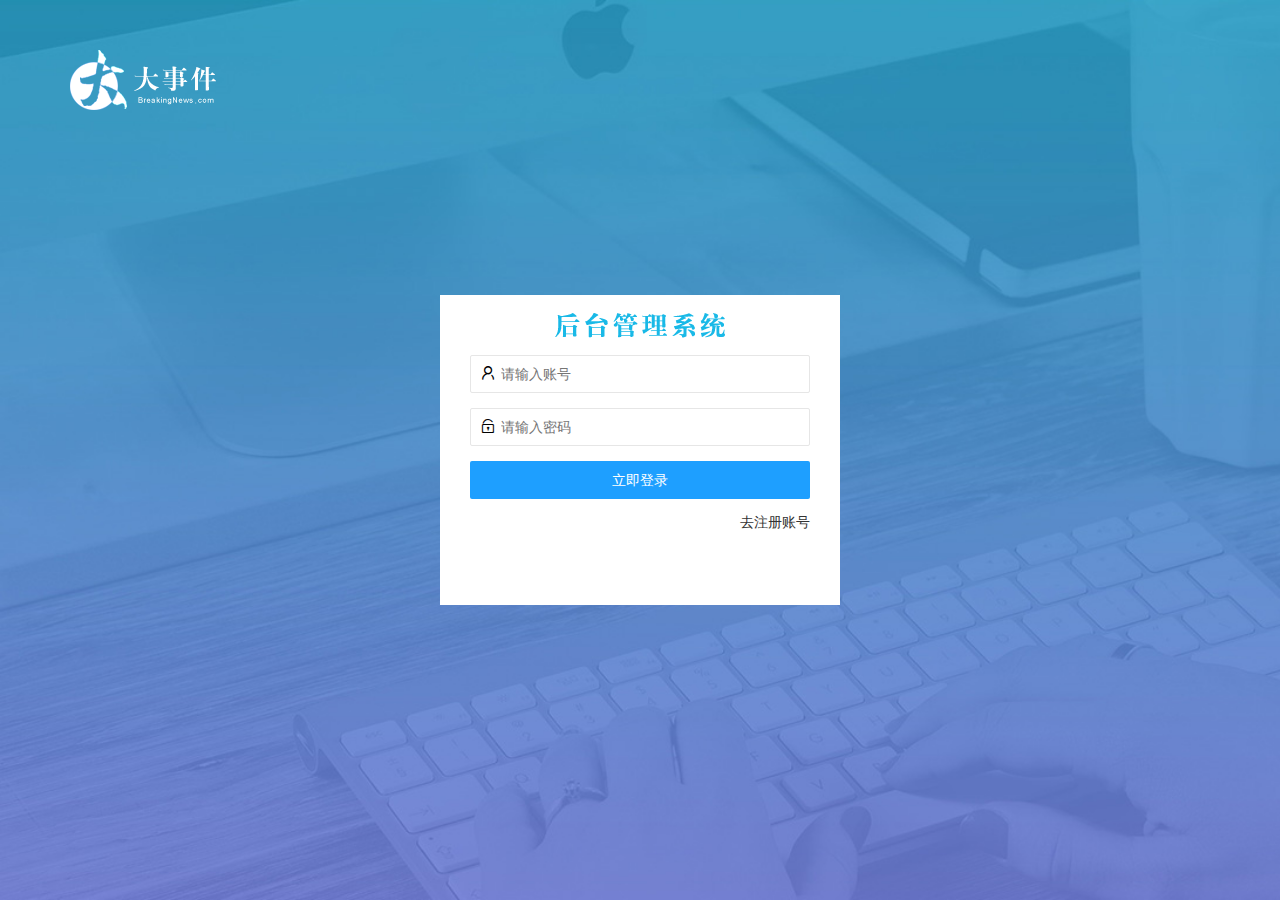
<file: login.html>
<!DOCTYPE html>
<html lang="zh_CN">

<head>
    <meta charset="UTF-8">
    <meta http-equiv="X-UA-Compatible" content="IE=edge">
    <meta name="viewport" content="width=device-width, initial-scale=1.0">
    <title>大事件——注册和登录界面</title>
    <!-- 导入样式表 -->
    <link rel="stylesheet" href="assets/css/login.css">
    <link rel="stylesheet" href="assets/lib/layui/css/layui.css">
</head>

<body>
    <!-- 头部的logo部分 -->
    <div class="layui-main">
        <img src="assets\images\logo.png" alt="">
    </div>
    <!-- 登录注册区 -->
    <div class="loginAndRegBox">
        <div class="tiele-box"></div>
        <!-- 登录区 -->
        <div class="login-box">
            <form class="layui-form" id="form_login">
                <!-- 账户 -->
                <div class="layui-form-item">
                    <i class="layui-icon">&#xe66f;</i>
                    <input type="text" name="username" required lay-verify="required" placeholder="请输入账号"
                        autocomplete="off" class="layui-input">
                </div>
                <!-- 密码 -->
                <div class="layui-form-item">
                    <i class="layui-icon">&#xe673;</i>
                    <input type="password" name="password" required lay-verify="required|pwd" placeholder="请输入密码"
                        autocomplete="off" class="layui-input">
                </div>
                <!-- 提交按钮 -->
                <div class="layui-form-item">
                    <button class="layui-btn layui-btn-fluid layui-btn-normal" lay-submit>立即登录</button>
                </div>
                <div class="layui-form-item links">
                    <a href="javaScript:;" id="link_reg">去注册账号</a>

                </div>
            </form>
        </div>
        <!-- 注册区 -->
        <div class="reg-box">
            <form class="layui-form" id="form_reg">
                <!-- 账户 -->
                <div class="layui-form-item">
                    <i class="layui-icon">&#xe66f;</i>
                    <input type="text" name="uname" required lay-verify="required" placeholder="请输入账号"
                        autocomplete="off" class="layui-input">
                </div>
                <!-- 密码 -->
                <div class="layui-form-item">
                    <i class="layui-icon">&#xe673;</i>
                    <input type="password" name="password" required lay-verify="required" placeholder="请输入密码"
                        autocomplete="off" class="layui-input">
                </div>
                <!-- 确认密码 -->
                <div class="layui-form-item">
                    <i class="layui-icon">&#xe673;</i>
                    <input type="password" name="repassword" required lay-verify="required|repwd" placeholder="请再次确认密码"
                        autocomplete="off" class="layui-input">
                </div>
                <!-- 提交按钮 -->
                <div class="layui-form-item">
                    <button class="layui-btn layui-btn-fluid layui-btn-normal" lay-submit>立即注册</button>
                </div>
                <div class="layui-form-item links">
                    <a href="javaScript:;" id="link_login">去登录已有账号</a>
                </div>
            </form>
        </div>
    </div>

    <!-- 导入layui的js文件 -->
    <script src="assets/lib/layui/layui.all.js"></script>
    <!-- 导入jq样式表 -->
    <script src="assets/lib/jquery.js"></script>
    <script src="assets/js/baseAPI.js"></script>

    <!-- 导入login的js样式表 -->
    <script src="assets/js/login.js"></script>
</body>

</html>
</file>
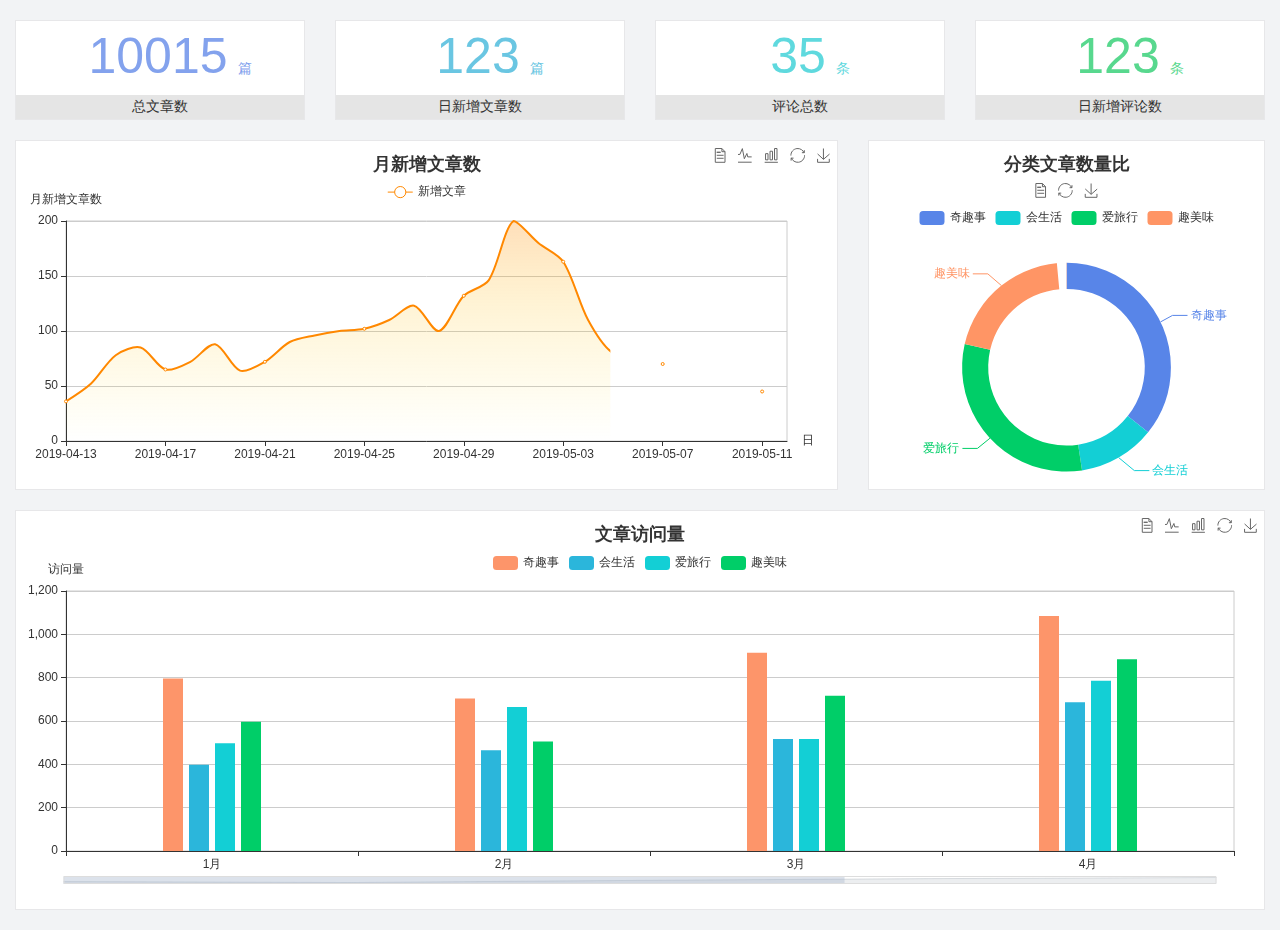
<file: home/dashboard.html>
<!DOCTYPE html>
<html lang="en">

<head>
  <meta charset="UTF-8">
  <meta name="viewport" content="width=device-width, initial-scale=1.0">
  <meta http-equiv="X-UA-Compatible" content="ie=edge">
  <title>图表统计</title>
  <link rel="stylesheet" href="/assets/lib/bootstrap.css" />
  <link rel="stylesheet" href="/assets/lib/main.css" />
  <script src="/assets/lib/jquery.js"></script>
  <script type="text/javascript" src="/assets/lib/echarts.min.js"></script>
</head>

<body>
  <div class="container-fluid">
    <div class="row spannel_list">
      <div class="col-sm-3 col-xs-6">
        <div class="spannel">
          <em>10015</em><span>篇</span>
          <b>总文章数</b>
        </div>
      </div>
      <div class="col-sm-3 col-xs-6">
        <div class="spannel scolor01">
          <em>123</em><span>篇</span>
          <b>日新增文章数</b>
        </div>
      </div>
      <div class="col-sm-3 col-xs-6">
        <div class="spannel scolor02">
          <em>35</em><span>条</span>
          <b>评论总数</b>
        </div>
      </div>
      <div class="col-sm-3 col-xs-6">
        <div class="spannel scolor03">
          <em>123</em><span>条</span>
          <b>日新增评论数</b>
        </div>
      </div>
    </div>
  </div>

  <div class="container-fluid">
    <div class="row curve-pie">
      <div class="col-lg-8 col-md-8">
        <div class="gragh_pannel" id="curve_show"></div>
      </div>
      <div class="col-lg-4 col-md-4">
        <div class="gragh_pannel" id="pie_show"></div>
      </div>
    </div>
  </div>

  <div class="container-fluid">
    <div class="column_pannel" id="column_show"></div>
  </div>

  <script>
    var oChart = echarts.init(document.getElementById('curve_show'));
    var aList_all = [
      { 'count': 36, 'date': '2019-04-13' },
      { 'count': 52, 'date': '2019-04-14' },
      { 'count': 78, 'date': '2019-04-15' },
      { 'count': 85, 'date': '2019-04-16' },
      { 'count': 65, 'date': '2019-04-17' },
      { 'count': 72, 'date': '2019-04-18' },
      { 'count': 88, 'date': '2019-04-19' },
      { 'count': 64, 'date': '2019-04-20' },
      { 'count': 72, 'date': '2019-04-21' },
      { 'count': 90, 'date': '2019-04-22' },
      { 'count': 96, 'date': '2019-04-23' },
      { 'count': 100, 'date': '2019-04-24' },
      { 'count': 102, 'date': '2019-04-25' },
      { 'count': 110, 'date': '2019-04-26' },
      { 'count': 123, 'date': '2019-04-27' },
      { 'count': 100, 'date': '2019-04-28' },
      { 'count': 132, 'date': '2019-04-29' },
      { 'count': 146, 'date': '2019-04-30' },
      { 'count': 200, 'date': '2019-05-01' },
      { 'count': 180, 'date': '2019-05-02' },
      { 'count': 163, 'date': '2019-05-03' },
      { 'count': 110, 'date': '2019-05-04' },
      { 'count': 80, 'date': '2019-05-05' },
      { 'count': 82, 'date': '2019-05-06' },
      { 'count': 70, 'date': '2019-05-07' },
      { 'count': 65, 'date': '2019-05-08' },
      { 'count': 54, 'date': '2019-05-09' },
      { 'count': 40, 'date': '2019-05-10' },
      { 'count': 45, 'date': '2019-05-11' },
      { 'count': 38, 'date': '2019-05-12' },
    ];

    let aCount = [];
    let aDate = [];

    for (var i = 0; i < aList_all.length; i++) {
      aCount.push(aList_all[i].count);
      aDate.push(aList_all[i].date);
    }

    var chartopt = {
      title: {
        text: '月新增文章数',
        left: 'center',
        top: '10'
      },
      tooltip: {
        trigger: 'axis'
      },
      legend: {
        data: ['新增文章'],
        top: '40'
      },
      toolbox: {
        show: true,
        feature: {
          mark: { show: true },
          dataView: { show: true, readOnly: false },
          magicType: { show: true, type: ['line', 'bar'] },
          restore: { show: true },
          saveAsImage: { show: true }
        }
      },
      calculable: true,
      xAxis: [
        {
          name: '日',
          type: 'category',
          boundaryGap: false,
          data: aDate
        }
      ],
      yAxis: [
        {
          name: '月新增文章数',
          type: 'value'
        }
      ],
      series: [
        {
          name: '新增文章',
          type: 'line',
          smooth: true,
          itemStyle: { normal: { areaStyle: { type: 'default' }, color: '#f80' }, lineStyle: { color: '#f80' } },
          data: aCount
        }],
      areaStyle: {
        normal: {
          color: new echarts.graphic.LinearGradient(0, 0, 0, 1, [{
            offset: 0,
            color: 'rgba(255,136,0,0.39)'
          }, {
            offset: .34,
            color: 'rgba(255,180,0,0.25)'
          }, {
            offset: 1,
            color: 'rgba(255,222,0,0.00)'
          }])

        }
      },
      grid: {
        show: true,
        x: 50,
        x2: 50,
        y: 80,
        height: 220
      }
    };

    oChart.setOption(chartopt);


    var oPie = echarts.init(document.getElementById('pie_show'));
    var oPieopt =
    {
      title: {
        top: 10,
        text: '分类文章数量比',
        x: 'center'
      },
      tooltip: {
        trigger: 'item',
        formatter: "{a} <br/>{b} : {c} ({d}%)"
      },
      color: ['#5885e8', '#13cfd5', '#00ce68', '#ff9565'],
      legend: {
        x: 'center',
        top: 65,
        data: ['奇趣事', '会生活', '爱旅行', '趣美味']
      },
      toolbox: {
        show: true,
        x: 'center',
        top: 35,
        feature: {
          mark: { show: true },
          dataView: { show: true, readOnly: false },
          magicType: {
            show: true,
            type: ['pie', 'funnel'],
            option: {
              funnel: {
                x: '25%',
                width: '50%',
                funnelAlign: 'left',
                max: 1548
              }
            }
          },
          restore: { show: true },
          saveAsImage: { show: true }
        }
      },
      calculable: true,
      series: [
        {
          name: '访问来源',
          type: 'pie',
          radius: ['45%', '60%'],
          center: ['50%', '65%'],
          data: [
            { value: 300, name: '奇趣事' },
            { value: 100, name: '会生活' },
            { value: 260, name: '爱旅行' },
            { value: 180, name: '趣美味' }
          ]
        }
      ]
    };
    oPie.setOption(oPieopt);



    var oColumn = this.echarts.init(document.getElementById('column_show'));
    var oColumnopt =
    {
      title: {
        text: '文章访问量',
        left: 'center',
        top: '10'
      },
      tooltip: {
        trigger: 'axis'
      },
      legend: {
        data: ['奇趣事', '会生活', '爱旅行', '趣美味'],
        top: '40'
      },
      toolbox: {
        show: true,
        feature: {
          mark: { show: true },
          dataView: { show: true, readOnly: false },
          magicType: { show: true, type: ['line', 'bar'] },
          restore: { show: true },
          saveAsImage: { show: true }
        }
      },
      calculable: true,
      xAxis: [
        {
          type: 'category',
          data: ['1月', '2月', '3月', '4月', '5月']
        }
      ],
      yAxis: [
        {
          name: '访问量',
          type: 'value'
        }
      ],
      series: [
        {
          name: '奇趣事',
          type: 'bar',
          barWidth: 20,
          itemStyle: {
            normal: { areaStyle: { type: 'default' }, color: '#fd956a' }
          },
          data: [800, 708, 920, 1090, 1200]
        },
        {
          name: '会生活',
          type: 'bar',
          barWidth: 20,
          itemStyle: {
            normal: { areaStyle: { type: 'default' }, color: '#2bb6db' }
          },
          data: [400, 468, 520, 690, 800]
        },
        {
          name: '爱旅行',
          type: 'bar',
          barWidth: 20,
          itemStyle: {
            normal: { areaStyle: { type: 'default' }, color: '#13cfd5' }
          },
          data: [500, 668, 520, 790, 900]
        },
        {
          name: '趣美味',
          type: 'bar',
          barWidth: 20,
          itemStyle: {
            normal: { areaStyle: { type: 'default' }, color: '#00ce68' }
          },
          data: [600, 508, 720, 890, 1000]
        }
      ],
      grid: {
        show: true,
        x: 50,
        x2: 30,
        y: 80,
        height: 260
      },
      dataZoom: [//给x轴设置滚动条
        {
          start: 0,//默认为0
          end: 100 - 1000 / 31,//默认为100
          type: 'slider',
          show: true,
          xAxisIndex: [0],
          handleSize: 0,//滑动条的 左右2个滑动条的大小
          height: 8,//组件高度
          left: 45, //左边的距离
          right: 50,//右边的距离
          bottom: 26,//右边的距离
          handleColor: '#ddd',//h滑动图标的颜色
          handleStyle: {
            borderColor: "#cacaca",
            borderWidth: "1",
            shadowBlur: 2,
            background: "#ddd",
            shadowColor: "#ddd",
          }
        }]
    };
    oColumn.setOption(oColumnopt);
  </script>
</body>

</html>
</file>
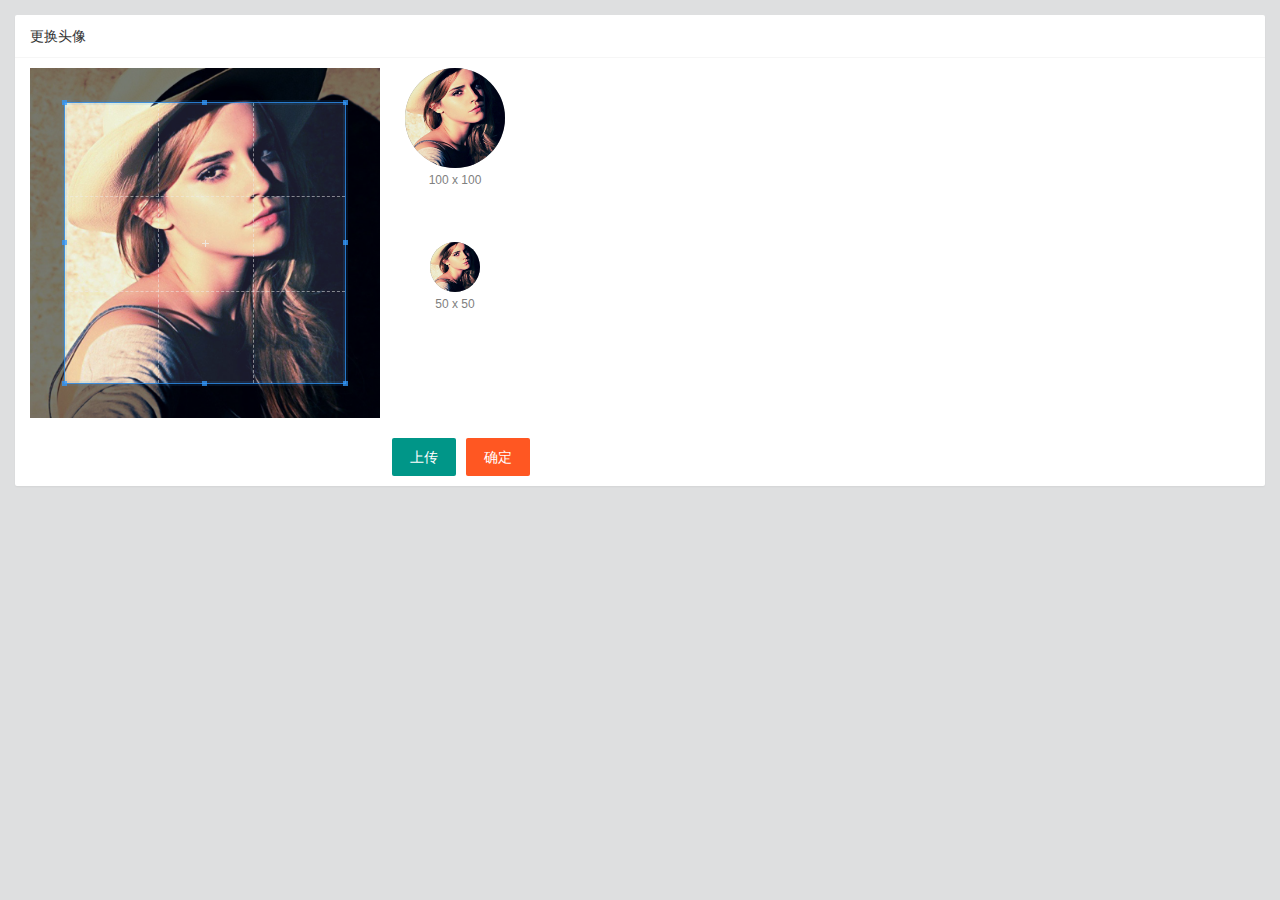
<file: user/user_avatar.html>
<!DOCTYPE html>
<html lang="zh_CN">

<head>
    <meta charset="UTF-8">
    <meta http-equiv="X-UA-Compatible" content="IE=edge">
    <meta name="viewport" content="width=device-width, initial-scale=1.0">
    <title>Document</title>
    <!-- 引入layui下面的专属样式 -->
    <link rel="stylesheet" href="/assets/lib/layui/css/layui.css">
    <link rel="stylesheet" href="/assets/lib/cropper/cropper.css" />
    <!-- 引人user_avatar的专属样式 -->
    <link rel="stylesheet" href="/assets/css/user/user_avatar.css">

</head>

<body>
    <div class="layui-card">
        <div class="layui-card-header">更换头像</div>
        <div class="layui-card-body">
            <!-- 第一行的图片裁剪和预览区域 -->
            <div class="row1">
                <!-- 图片裁剪区域 -->
                <div class="cropper-box">
                    <!-- 这个 img 标签很重要，将来会把它初始化为裁剪区域 -->
                    <img id="image" src="/assets/images/sample.jpg" />
                </div>
                <!-- 图片的预览区域 -->
                <div class="preview-box">
                    <div>
                        <!-- 宽高为 100px 的预览区域 -->
                        <div class="img-preview w100"></div>
                        <p class="size">100 x 100</p>
                    </div>
                    <div>
                        <!-- 宽高为 50px 的预览区域 -->
                        <div class="img-preview w50"></div>
                        <p class="size">50 x 50</p>
                    </div>
                </div>
            </div>

            <!-- 第二行的按钮区域 -->
            <div class="row2">
                <input type="file" id="file" accept="image/png,image/jpge">
                <button type="button" class="layui-btn" id="btnChooseImage">上传</button>
                <button type="button" class="layui-btn layui-btn-danger" id="btnUpload">确定</button>
            </div>
        </div>
    </div>

    <script src="/assets/lib/layui/layui.all.js"></script>
    <!-- 导入 jQuery -->
    <script src="/assets/lib/jquery.js"></script>
    <script src="/assets/lib/cropper/Cropper.js"></script>
    <script src="/assets/lib/cropper/jquery-cropper.js"></script>
    <!-- 导入自己封装的 baseAPI -->
    <script src="/assets/js/baseAPI.js"></script>
    <!-- 导入自己的 js 文件 -->
    <script src="/assets/js/user/user_avatar.js"></script>

</body>

</html>
</file>
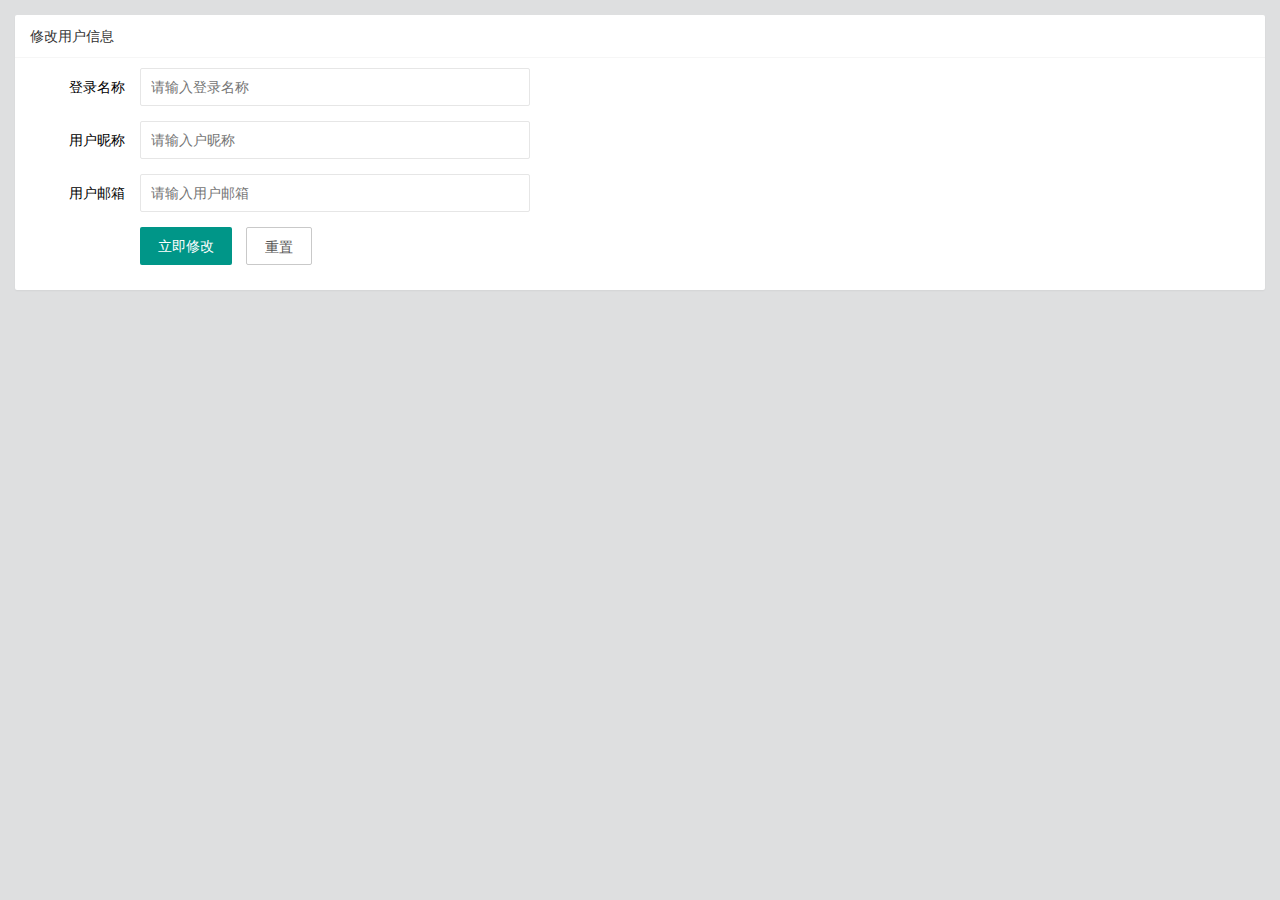
<file: user/user_info.html>
<!DOCTYPE html>
<html lang="zh_CN">

<head>
    <meta charset="UTF-8">
    <meta http-equiv="X-UA-Compatible" content="IE=edge">
    <meta name="viewport" content="width=device-width, initial-scale=1.0">
    <title>Document</title>
    <link rel="stylesheet" href="/assets/lib/layui/css/layui.css">
    <!-- 引入user_info专属的css文件 -->
    <link rel="stylesheet" href="/assets/css/user/user_info.css">
</head>

<body>
    <!-- 卡片面板区 -->
    <div class="layui-card">
        <div class="layui-card-header">修改用户信息</div>
        <div class="layui-card-body">
            <form class="layui-form" lay-filter="formUserInfo">
                <input type="hidden" name="id" value="" />
                <div class="layui-form-item">
                    <label class="layui-form-label">登录名称</label>
                    <div class="layui-input-block">
                        <input type="text" name="username" required lay-verify="required" placeholder="请输入登录名称"
                            autocomplete="off" class="layui-input" readonly>
                    </div>
                </div>
                <div class="layui-form-item">
                    <label class="layui-form-label">用户昵称</label>
                    <div class="layui-input-block">
                        <input type="text" name="nickname" required lay-verify="required|nickname" placeholder="请输入户昵称"
                            autocomplete="off" class="layui-input">
                    </div>
                </div>
                <div class="layui-form-item">
                    <label class="layui-form-label">用户邮箱</label>
                    <div class="layui-input-block">
                        <input type="text" name="email" required lay-verify="required|email" placeholder="请输入用户邮箱"
                            autocomplete="off" class="layui-input">
                    </div>
                </div>
                <div class="layui-form-item">
                    <div class="layui-input-block">
                        <button class="layui-btn" lay-submit lay-filter="formDemo">立即修改</button>
                        <button type="reset" class="layui-btn layui-btn-primary" id="btnReset">重置</button>
                    </div>
                </div>
            </form>
        </div>
    </div>
    <!-- 引入layui的js文件 -->
    <script src="/assets/lib/layui/layui.all.js"></script>
    <!-- 引入jQuery的文件 -->
    <script src="/assets/lib/jquery.js"></script>
    <!-- 引入base的js文件 -->
    <script src="/assets/js/baseAPI.js"></script>
    <!-- 引入user_info的专属js文件 -->
    <script src="/assets/js/user/user_info.js"></script>
</body>

</html>
</file>
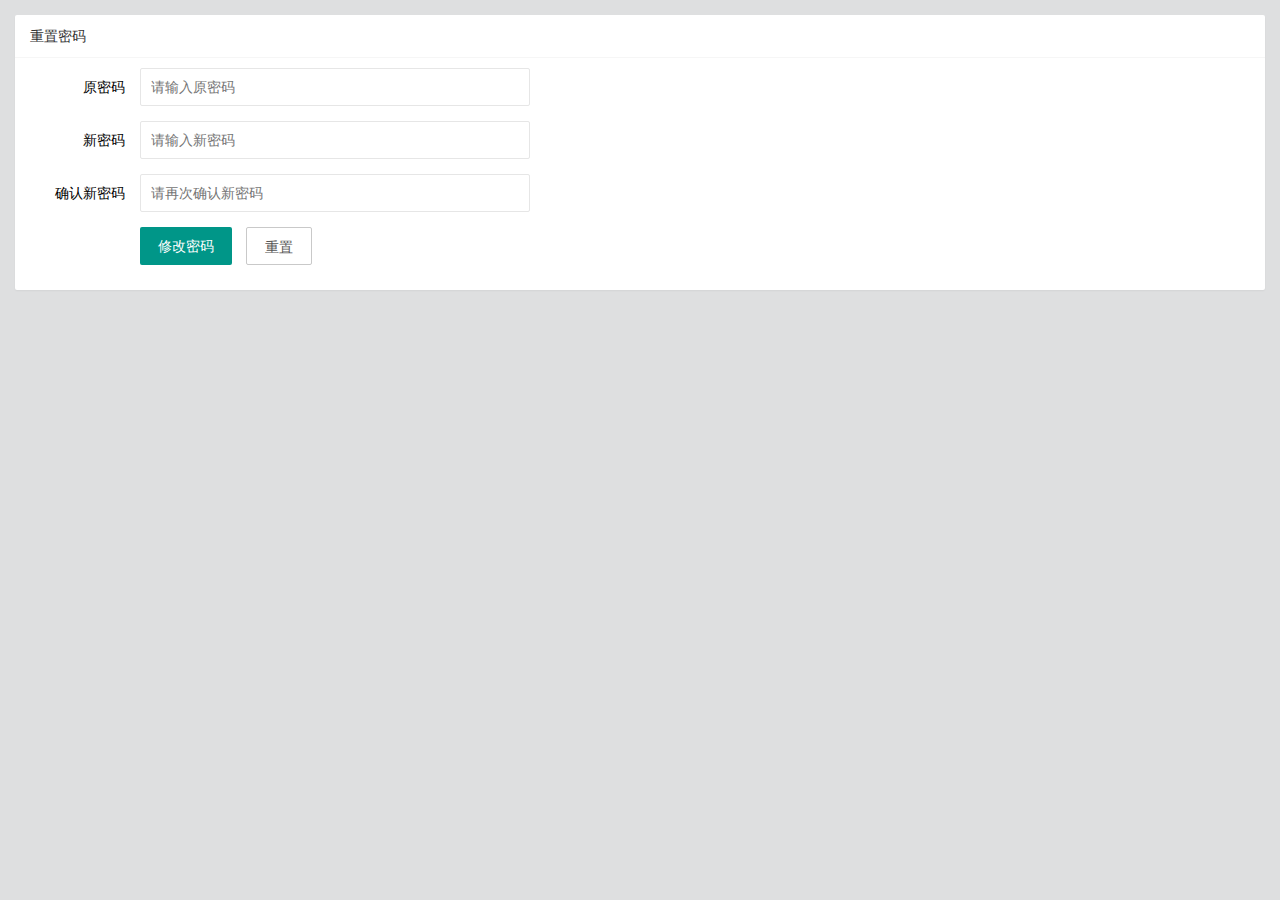
<file: user/user_pwd.html>
<!DOCTYPE html>
<html lang="zh_CN">

<head>
    <meta charset="UTF-8">
    <meta http-equiv="X-UA-Compatible" content="IE=edge">
    <meta name="viewport" content="width=device-width, initial-scale=1.0">
    <title>Document</title>
    <link rel="stylesheet" href="/assets/lib/layui/css/layui.css">
    <!-- 引入user_info专属的css文件 -->
    <link rel="stylesheet" href="/assets/css/user/user_pwd.css">
</head>

<body>
    <!-- 卡片面板区 -->
    <div class="layui-card">
        <div class="layui-card-header">重置密码</div>
        <div class="layui-card-body">
            <form class="layui-form" lay-filter="formUserInfo">
                <input type="hidden" name="id" value="" />
                <div class="layui-form-item">
                    <label class="layui-form-label">原密码</label>
                    <div class="layui-input-block">
                        <input type="password" name="oldPwd" required lay-verify="required|pwd" placeholder="请输入原密码"
                            autocomplete="off" class="layui-input">
                    </div>
                </div>
                <div class="layui-form-item">
                    <label class="layui-form-label">新密码</label>
                    <div class="layui-input-block">
                        <input type="password" name="newPwd" required lay-verify="required|pwd|samepwd"
                            placeholder="请输入新密码" autocomplete="off" class="layui-input">
                    </div>
                </div>
                <div class="layui-form-item">
                    <label class="layui-form-label">确认新密码</label>
                    <div class="layui-input-block">
                        <input type="password" name="rePwd" required lay-verify="required|pwd|repwd"
                            placeholder="请再次确认新密码" autocomplete="off" class="layui-input">
                    </div>
                </div>
                <div class="layui-form-item">
                    <div class="layui-input-block">
                        <button class="layui-btn" lay-submit lay-filter="formDemo">修改密码</button>
                        <button type="reset" class="layui-btn layui-btn-primary" id="btnReset">重置</button>
                    </div>
                </div>
            </form>
        </div>
    </div>
    <!-- 引入layui的js文件 -->
    <script src="/assets/lib/layui/layui.all.js"></script>
    <!-- 引入jQuery的文件 -->
    <script src="/assets/lib/jquery.js"></script>
    <!-- 引入base的js文件 -->
    <script src="/assets/js/baseAPI.js"></script>
    <!-- 引入user_info的专属js文件 -->
    <script src="/assets/js/user/user_pwd.js"></script>
</body>

</html>
</file>
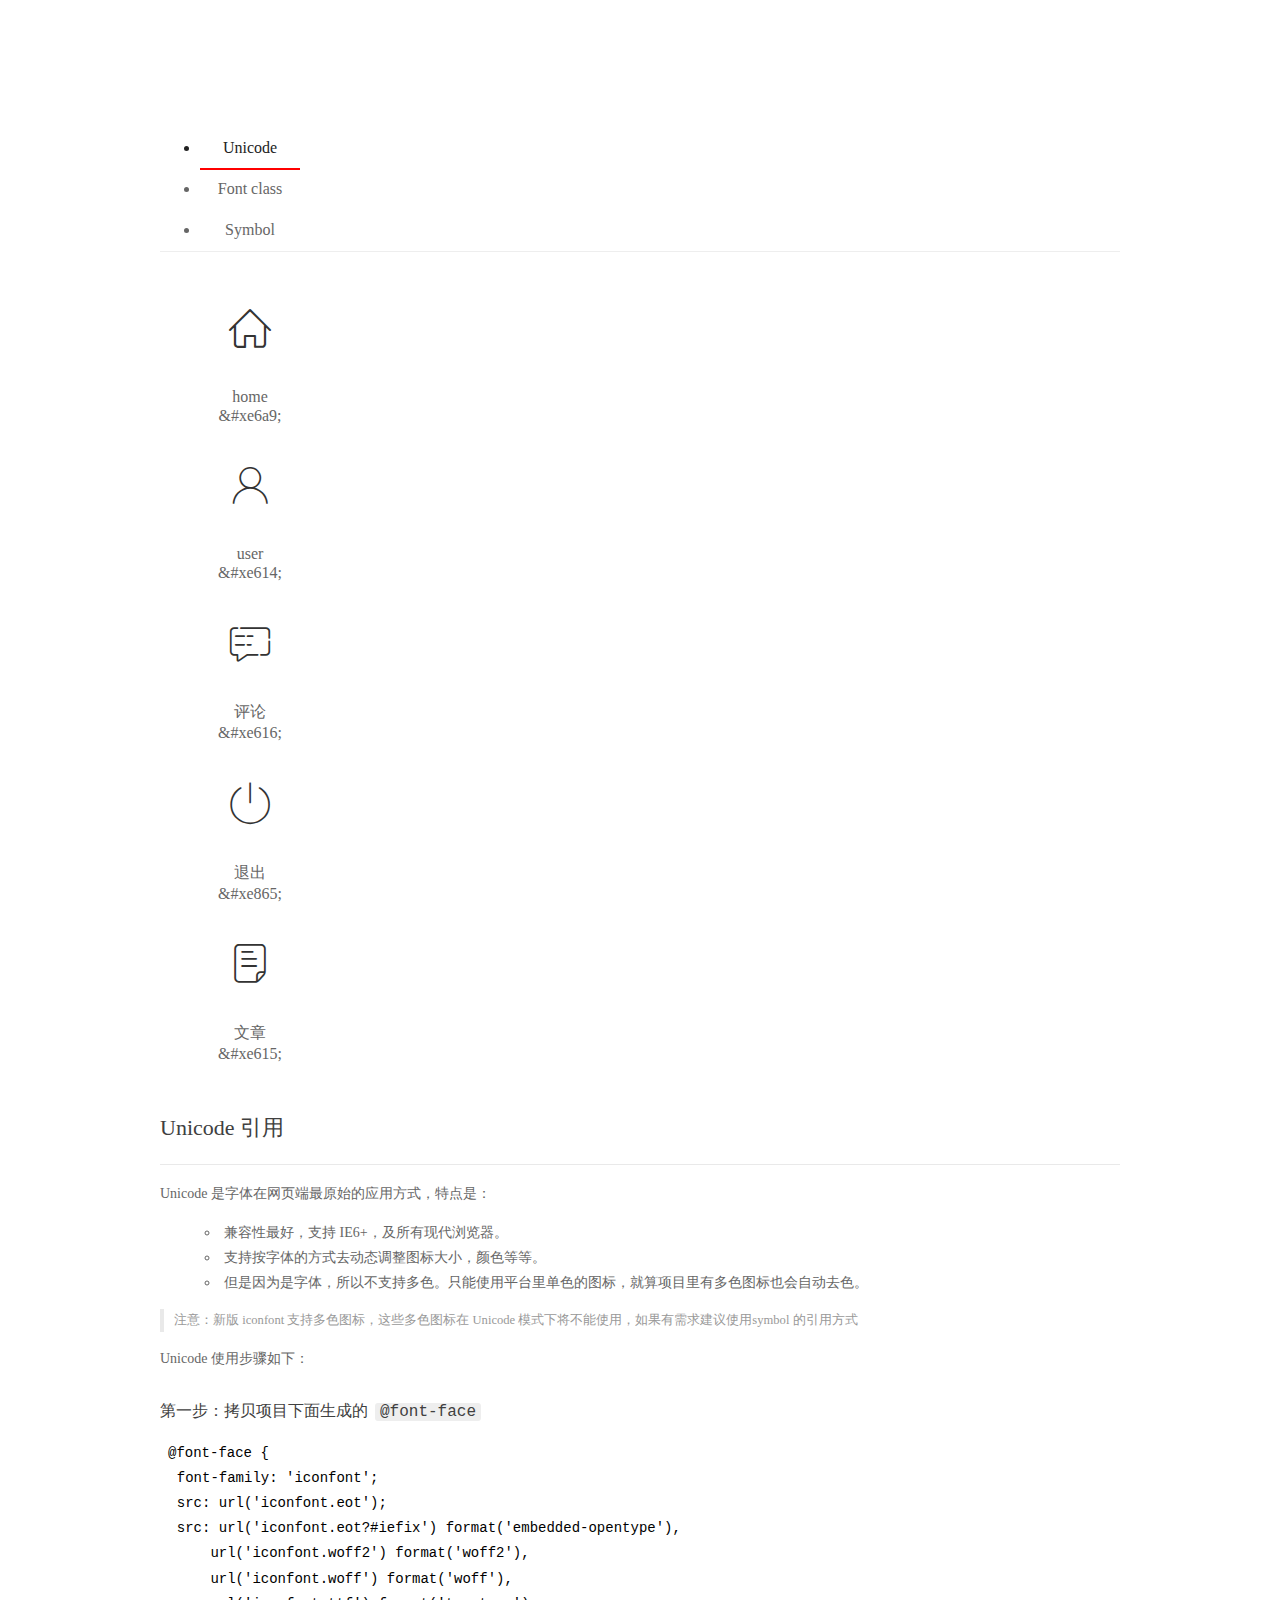
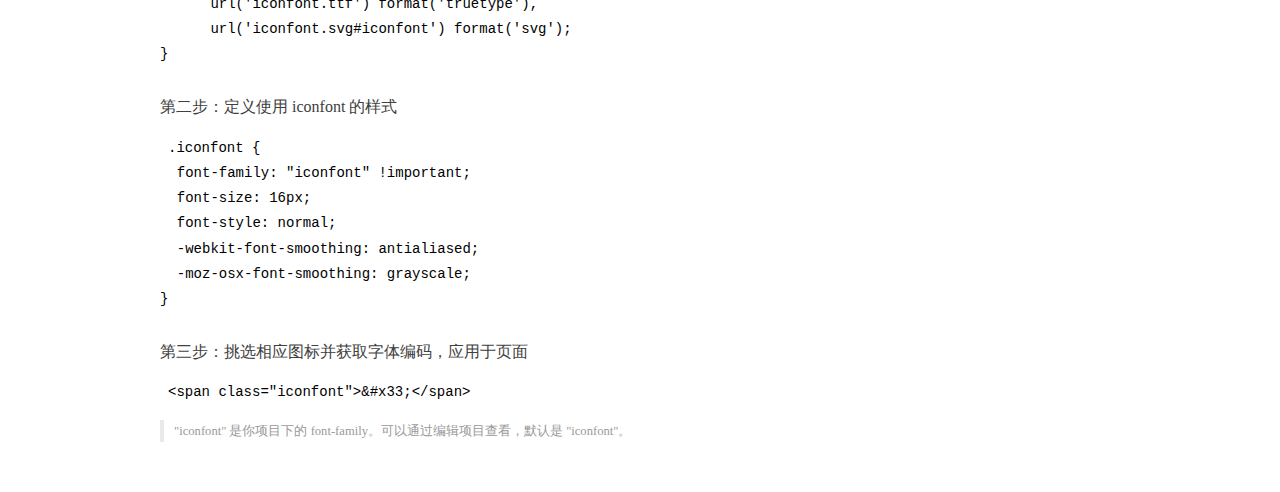
<file: assets/fonts/demo_index.html>
<!DOCTYPE html>
<html>
<head>
  <meta charset="utf-8"/>
  <title>IconFont Demo</title>
  <link rel="shortcut icon" href="https://gtms04.alicdn.com/tps/i4/TB1_oz6GVXXXXaFXpXXJDFnIXXX-64-64.ico" type="image/x-icon"/>
  <link rel="stylesheet" href="https://g.alicdn.com/thx/cube/1.3.2/cube.min.css">
  <link rel="stylesheet" href="demo.css">
  <link rel="stylesheet" href="iconfont.css">
  <script src="iconfont.js"></script>
  <!-- jQuery -->
  <script src="https://a1.alicdn.com/oss/uploads/2018/12/26/7bfddb60-08e8-11e9-9b04-53e73bb6408b.js"></script>
  <!-- 代码高亮 -->
  <script src="https://a1.alicdn.com/oss/uploads/2018/12/26/a3f714d0-08e6-11e9-8a15-ebf944d7534c.js"></script>
</head>
<body>
  <div class="main">
    <h1 class="logo"><a href="https://www.iconfont.cn/" title="iconfont 首页" target="_blank">&#xe86b;</a></h1>
    <div class="nav-tabs">
      <ul id="tabs" class="dib-box">
        <li class="dib active"><span>Unicode</span></li>
        <li class="dib"><span>Font class</span></li>
        <li class="dib"><span>Symbol</span></li>
      </ul>
      
    </div>
    <div class="tab-container">
      <div class="content unicode" style="display: block;">
          <ul class="icon_lists dib-box">
          
            <li class="dib">
              <span class="icon iconfont">&#xe6a9;</span>
                <div class="name">home</div>
                <div class="code-name">&amp;#xe6a9;</div>
              </li>
          
            <li class="dib">
              <span class="icon iconfont">&#xe614;</span>
                <div class="name">user</div>
                <div class="code-name">&amp;#xe614;</div>
              </li>
          
            <li class="dib">
              <span class="icon iconfont">&#xe616;</span>
                <div class="name">评论</div>
                <div class="code-name">&amp;#xe616;</div>
              </li>
          
            <li class="dib">
              <span class="icon iconfont">&#xe865;</span>
                <div class="name">退出</div>
                <div class="code-name">&amp;#xe865;</div>
              </li>
          
            <li class="dib">
              <span class="icon iconfont">&#xe615;</span>
                <div class="name">文章</div>
                <div class="code-name">&amp;#xe615;</div>
              </li>
          
          </ul>
          <div class="article markdown">
          <h2 id="unicode-">Unicode 引用</h2>
          <hr>

          <p>Unicode 是字体在网页端最原始的应用方式，特点是：</p>
          <ul>
            <li>兼容性最好，支持 IE6+，及所有现代浏览器。</li>
            <li>支持按字体的方式去动态调整图标大小，颜色等等。</li>
            <li>但是因为是字体，所以不支持多色。只能使用平台里单色的图标，就算项目里有多色图标也会自动去色。</li>
          </ul>
          <blockquote>
            <p>注意：新版 iconfont 支持多色图标，这些多色图标在 Unicode 模式下将不能使用，如果有需求建议使用symbol 的引用方式</p>
          </blockquote>
          <p>Unicode 使用步骤如下：</p>
          <h3 id="-font-face">第一步：拷贝项目下面生成的 <code>@font-face</code></h3>
<pre><code class="language-css"
>@font-face {
  font-family: 'iconfont';
  src: url('iconfont.eot');
  src: url('iconfont.eot?#iefix') format('embedded-opentype'),
      url('iconfont.woff2') format('woff2'),
      url('iconfont.woff') format('woff'),
      url('iconfont.ttf') format('truetype'),
      url('iconfont.svg#iconfont') format('svg');
}
</code></pre>
          <h3 id="-iconfont-">第二步：定义使用 iconfont 的样式</h3>
<pre><code class="language-css"
>.iconfont {
  font-family: "iconfont" !important;
  font-size: 16px;
  font-style: normal;
  -webkit-font-smoothing: antialiased;
  -moz-osx-font-smoothing: grayscale;
}
</code></pre>
          <h3 id="-">第三步：挑选相应图标并获取字体编码，应用于页面</h3>
<pre>
<code class="language-html"
>&lt;span class="iconfont"&gt;&amp;#x33;&lt;/span&gt;
</code></pre>
          <blockquote>
            <p>"iconfont" 是你项目下的 font-family。可以通过编辑项目查看，默认是 "iconfont"。</p>
          </blockquote>
          </div>
      </div>
      <div class="content font-class">
        <ul class="icon_lists dib-box">
          
          <li class="dib">
            <span class="icon iconfont icon-home"></span>
            <div class="name">
              home
            </div>
            <div class="code-name">.icon-home
            </div>
          </li>
          
          <li class="dib">
            <span class="icon iconfont icon-user"></span>
            <div class="name">
              user
            </div>
            <div class="code-name">.icon-user
            </div>
          </li>
          
          <li class="dib">
            <span class="icon iconfont icon-pinglun"></span>
            <div class="name">
              评论
            </div>
            <div class="code-name">.icon-pinglun
            </div>
          </li>
          
          <li class="dib">
            <span class="icon iconfont icon-tuichu"></span>
            <div class="name">
              退出
            </div>
            <div class="code-name">.icon-tuichu
            </div>
          </li>
          
          <li class="dib">
            <span class="icon iconfont icon-16"></span>
            <div class="name">
              文章
            </div>
            <div class="code-name">.icon-16
            </div>
          </li>
          
        </ul>
        <div class="article markdown">
        <h2 id="font-class-">font-class 引用</h2>
        <hr>

        <p>font-class 是 Unicode 使用方式的一种变种，主要是解决 Unicode 书写不直观，语意不明确的问题。</p>
        <p>与 Unicode 使用方式相比，具有如下特点：</p>
        <ul>
          <li>兼容性良好，支持 IE8+，及所有现代浏览器。</li>
          <li>相比于 Unicode 语意明确，书写更直观。可以很容易分辨这个 icon 是什么。</li>
          <li>因为使用 class 来定义图标，所以当要替换图标时，只需要修改 class 里面的 Unicode 引用。</li>
          <li>不过因为本质上还是使用的字体，所以多色图标还是不支持的。</li>
        </ul>
        <p>使用步骤如下：</p>
        <h3 id="-fontclass-">第一步：引入项目下面生成的 fontclass 代码：</h3>
<pre><code class="language-html">&lt;link rel="stylesheet" href="./iconfont.css"&gt;
</code></pre>
        <h3 id="-">第二步：挑选相应图标并获取类名，应用于页面：</h3>
<pre><code class="language-html">&lt;span class="iconfont icon-xxx"&gt;&lt;/span&gt;
</code></pre>
        <blockquote>
          <p>"
            iconfont" 是你项目下的 font-family。可以通过编辑项目查看，默认是 "iconfont"。</p>
        </blockquote>
      </div>
      </div>
      <div class="content symbol">
          <ul class="icon_lists dib-box">
          
            <li class="dib">
                <svg class="icon svg-icon" aria-hidden="true">
                  <use xlink:href="#icon-home"></use>
                </svg>
                <div class="name">home</div>
                <div class="code-name">#icon-home</div>
            </li>
          
            <li class="dib">
                <svg class="icon svg-icon" aria-hidden="true">
                  <use xlink:href="#icon-user"></use>
                </svg>
                <div class="name">user</div>
                <div class="code-name">#icon-user</div>
            </li>
          
            <li class="dib">
                <svg class="icon svg-icon" aria-hidden="true">
                  <use xlink:href="#icon-pinglun"></use>
                </svg>
                <div class="name">评论</div>
                <div class="code-name">#icon-pinglun</div>
            </li>
          
            <li class="dib">
                <svg class="icon svg-icon" aria-hidden="true">
                  <use xlink:href="#icon-tuichu"></use>
                </svg>
                <div class="name">退出</div>
                <div class="code-name">#icon-tuichu</div>
            </li>
          
            <li class="dib">
                <svg class="icon svg-icon" aria-hidden="true">
                  <use xlink:href="#icon-16"></use>
                </svg>
                <div class="name">文章</div>
                <div class="code-name">#icon-16</div>
            </li>
          
          </ul>
          <div class="article markdown">
          <h2 id="symbol-">Symbol 引用</h2>
          <hr>

          <p>这是一种全新的使用方式，应该说这才是未来的主流，也是平台目前推荐的用法。相关介绍可以参考这篇<a href="">文章</a>
            这种用法其实是做了一个 SVG 的集合，与另外两种相比具有如下特点：</p>
          <ul>
            <li>支持多色图标了，不再受单色限制。</li>
            <li>通过一些技巧，支持像字体那样，通过 <code>font-size</code>, <code>color</code> 来调整样式。</li>
            <li>兼容性较差，支持 IE9+，及现代浏览器。</li>
            <li>浏览器渲染 SVG 的性能一般，还不如 png。</li>
          </ul>
          <p>使用步骤如下：</p>
          <h3 id="-symbol-">第一步：引入项目下面生成的 symbol 代码：</h3>
<pre><code class="language-html">&lt;script src="./iconfont.js"&gt;&lt;/script&gt;
</code></pre>
          <h3 id="-css-">第二步：加入通用 CSS 代码（引入一次就行）：</h3>
<pre><code class="language-html">&lt;style&gt;
.icon {
  width: 1em;
  height: 1em;
  vertical-align: -0.15em;
  fill: currentColor;
  overflow: hidden;
}
&lt;/style&gt;
</code></pre>
          <h3 id="-">第三步：挑选相应图标并获取类名，应用于页面：</h3>
<pre><code class="language-html">&lt;svg class="icon" aria-hidden="true"&gt;
  &lt;use xlink:href="#icon-xxx"&gt;&lt;/use&gt;
&lt;/svg&gt;
</code></pre>
          </div>
      </div>

    </div>
  </div>
  <script>
  $(document).ready(function () {
      $('.tab-container .content:first').show()

      $('#tabs li').click(function (e) {
        var tabContent = $('.tab-container .content')
        var index = $(this).index()

        if ($(this).hasClass('active')) {
          return
        } else {
          $('#tabs li').removeClass('active')
          $(this).addClass('active')

          tabContent.hide().eq(index).fadeIn()
        }
      })
    })
  </script>
</body>
</html>
</file>
<file: assets/css/login.css>
html,
body {
    padding: 0;
    margin: 0;
    width: 100%;
    height: 100%;
    background: url(../images/login_bg.jpg) no-repeat;
    background-size: cover;
}

.layui-main img {
    margin-top: 50px;
}

.loginAndRegBox {
    position: absolute;
    top: 50%;
    left: 50%;
    transform: translate(-50%, -50%);
    width: 400px;
    height: 310px;
    background-color: #fff;
}

.tiele-box {
    height: 60px;
    background: url(../images/login_title.png) no-repeat center;
}

.reg-box {
    display: none;
}

.layui-form {
    padding: 0 30px;
}

.links {
    display: flex;
    justify-content: flex-end;
}

.links a {
    font-style: 12px;
}

.layui-form-item {
    position: relative;
}

.layui-icon {
    position: absolute;
    top: 10px;
    left: 10px;
}

.layui-form-item .layui-input {
    padding-left: 30px;
}
</file>
<file: assets/lib/layui/css/layui.css>
/** layui-v2.5.5 MIT License By https://www.layui.com */
 .layui-inline,img{display:inline-block;vertical-align:middle}h1,h2,h3,h4,h5,h6{font-weight:400}.layui-edge,.layui-header,.layui-inline,.layui-main{position:relative}.layui-body,.layui-edge,.layui-elip{overflow:hidden}.layui-btn,.layui-edge,.layui-inline,img{vertical-align:middle}.layui-btn,.layui-disabled,.layui-icon,.layui-unselect{-moz-user-select:none;-webkit-user-select:none;-ms-user-select:none}.layui-elip,.layui-form-checkbox span,.layui-form-pane .layui-form-label{text-overflow:ellipsis;white-space:nowrap}.layui-breadcrumb,.layui-tree-btnGroup{visibility:hidden}blockquote,body,button,dd,div,dl,dt,form,h1,h2,h3,h4,h5,h6,input,li,ol,p,pre,td,textarea,th,ul{margin:0;padding:0;-webkit-tap-highlight-color:rgba(0,0,0,0)}a:active,a:hover{outline:0}img{border:none}li{list-style:none}table{border-collapse:collapse;border-spacing:0}h4,h5,h6{font-size:100%}button,input,optgroup,option,select,textarea{font-family:inherit;font-size:inherit;font-style:inherit;font-weight:inherit;outline:0}pre{white-space:pre-wrap;white-space:-moz-pre-wrap;white-space:-pre-wrap;white-space:-o-pre-wrap;word-wrap:break-word}body{line-height:24px;font:14px Helvetica Neue,Helvetica,PingFang SC,Tahoma,Arial,sans-serif}hr{height:1px;margin:10px 0;border:0;clear:both}a{color:#333;text-decoration:none}a:hover{color:#777}a cite{font-style:normal;*cursor:pointer}.layui-border-box,.layui-border-box *{box-sizing:border-box}.layui-box,.layui-box *{box-sizing:content-box}.layui-clear{clear:both;*zoom:1}.layui-clear:after{content:'\20';clear:both;*zoom:1;display:block;height:0}.layui-inline{*display:inline;*zoom:1}.layui-edge{display:inline-block;width:0;height:0;border-width:6px;border-style:dashed;border-color:transparent}.layui-edge-top{top:-4px;border-bottom-color:#999;border-bottom-style:solid}.layui-edge-right{border-left-color:#999;border-left-style:solid}.layui-edge-bottom{top:2px;border-top-color:#999;border-top-style:solid}.layui-edge-left{border-right-color:#999;border-right-style:solid}.layui-disabled,.layui-disabled:hover{color:#d2d2d2!important;cursor:not-allowed!important}.layui-circle{border-radius:100%}.layui-show{display:block!important}.layui-hide{display:none!important}@font-face{font-family:layui-icon;src:url(../font/iconfont.eot?v=250);src:url(../font/iconfont.eot?v=250#iefix) format('embedded-opentype'),url(../font/iconfont.woff2?v=250) format('woff2'),url(../font/iconfont.woff?v=250) format('woff'),url(../font/iconfont.ttf?v=250) format('truetype'),url(../font/iconfont.svg?v=250#layui-icon) format('svg')}.layui-icon{font-family:layui-icon!important;font-size:16px;font-style:normal;-webkit-font-smoothing:antialiased;-moz-osx-font-smoothing:grayscale}.layui-icon-reply-fill:before{content:"\e611"}.layui-icon-set-fill:before{content:"\e614"}.layui-icon-menu-fill:before{content:"\e60f"}.layui-icon-search:before{content:"\e615"}.layui-icon-share:before{content:"\e641"}.layui-icon-set-sm:before{content:"\e620"}.layui-icon-engine:before{content:"\e628"}.layui-icon-close:before{content:"\1006"}.layui-icon-close-fill:before{content:"\1007"}.layui-icon-chart-screen:before{content:"\e629"}.layui-icon-star:before{content:"\e600"}.layui-icon-circle-dot:before{content:"\e617"}.layui-icon-chat:before{content:"\e606"}.layui-icon-release:before{content:"\e609"}.layui-icon-list:before{content:"\e60a"}.layui-icon-chart:before{content:"\e62c"}.layui-icon-ok-circle:before{content:"\1005"}.layui-icon-layim-theme:before{content:"\e61b"}.layui-icon-table:before{content:"\e62d"}.layui-icon-right:before{content:"\e602"}.layui-icon-left:before{content:"\e603"}.layui-icon-cart-simple:before{content:"\e698"}.layui-icon-face-cry:before{content:"\e69c"}.layui-icon-face-smile:before{content:"\e6af"}.layui-icon-survey:before{content:"\e6b2"}.layui-icon-tree:before{content:"\e62e"}.layui-icon-upload-circle:before{content:"\e62f"}.layui-icon-add-circle:before{content:"\e61f"}.layui-icon-download-circle:before{content:"\e601"}.layui-icon-templeate-1:before{content:"\e630"}.layui-icon-util:before{content:"\e631"}.layui-icon-face-surprised:before{content:"\e664"}.layui-icon-edit:before{content:"\e642"}.layui-icon-speaker:before{content:"\e645"}.layui-icon-down:before{content:"\e61a"}.layui-icon-file:before{content:"\e621"}.layui-icon-layouts:before{content:"\e632"}.layui-icon-rate-half:before{content:"\e6c9"}.layui-icon-add-circle-fine:before{content:"\e608"}.layui-icon-prev-circle:before{content:"\e633"}.layui-icon-read:before{content:"\e705"}.layui-icon-404:before{content:"\e61c"}.layui-icon-carousel:before{content:"\e634"}.layui-icon-help:before{content:"\e607"}.layui-icon-code-circle:before{content:"\e635"}.layui-icon-water:before{content:"\e636"}.layui-icon-username:before{content:"\e66f"}.layui-icon-find-fill:before{content:"\e670"}.layui-icon-about:before{content:"\e60b"}.layui-icon-location:before{content:"\e715"}.layui-icon-up:before{content:"\e619"}.layui-icon-pause:before{content:"\e651"}.layui-icon-date:before{content:"\e637"}.layui-icon-layim-uploadfile:before{content:"\e61d"}.layui-icon-delete:before{content:"\e640"}.layui-icon-play:before{content:"\e652"}.layui-icon-top:before{content:"\e604"}.layui-icon-friends:before{content:"\e612"}.layui-icon-refresh-3:before{content:"\e9aa"}.layui-icon-ok:before{content:"\e605"}.layui-icon-layer:before{content:"\e638"}.layui-icon-face-smile-fine:before{content:"\e60c"}.layui-icon-dollar:before{content:"\e659"}.layui-icon-group:before{content:"\e613"}.layui-icon-layim-download:before{content:"\e61e"}.layui-icon-picture-fine:before{content:"\e60d"}.layui-icon-link:before{content:"\e64c"}.layui-icon-diamond:before{content:"\e735"}.layui-icon-log:before{content:"\e60e"}.layui-icon-rate-solid:before{content:"\e67a"}.layui-icon-fonts-del:before{content:"\e64f"}.layui-icon-unlink:before{content:"\e64d"}.layui-icon-fonts-clear:before{content:"\e639"}.layui-icon-triangle-r:before{content:"\e623"}.layui-icon-circle:before{content:"\e63f"}.layui-icon-radio:before{content:"\e643"}.layui-icon-align-center:before{content:"\e647"}.layui-icon-align-right:before{content:"\e648"}.layui-icon-align-left:before{content:"\e649"}.layui-icon-loading-1:before{content:"\e63e"}.layui-icon-return:before{content:"\e65c"}.layui-icon-fonts-strong:before{content:"\e62b"}.layui-icon-upload:before{content:"\e67c"}.layui-icon-dialogue:before{content:"\e63a"}.layui-icon-video:before{content:"\e6ed"}.layui-icon-headset:before{content:"\e6fc"}.layui-icon-cellphone-fine:before{content:"\e63b"}.layui-icon-add-1:before{content:"\e654"}.layui-icon-face-smile-b:before{content:"\e650"}.layui-icon-fonts-html:before{content:"\e64b"}.layui-icon-form:before{content:"\e63c"}.layui-icon-cart:before{content:"\e657"}.layui-icon-camera-fill:before{content:"\e65d"}.layui-icon-tabs:before{content:"\e62a"}.layui-icon-fonts-code:before{content:"\e64e"}.layui-icon-fire:before{content:"\e756"}.layui-icon-set:before{content:"\e716"}.layui-icon-fonts-u:before{content:"\e646"}.layui-icon-triangle-d:before{content:"\e625"}.layui-icon-tips:before{content:"\e702"}.layui-icon-picture:before{content:"\e64a"}.layui-icon-more-vertical:before{content:"\e671"}.layui-icon-flag:before{content:"\e66c"}.layui-icon-loading:before{content:"\e63d"}.layui-icon-fonts-i:before{content:"\e644"}.layui-icon-refresh-1:before{content:"\e666"}.layui-icon-rmb:before{content:"\e65e"}.layui-icon-home:before{content:"\e68e"}.layui-icon-user:before{content:"\e770"}.layui-icon-notice:before{content:"\e667"}.layui-icon-login-weibo:before{content:"\e675"}.layui-icon-voice:before{content:"\e688"}.layui-icon-upload-drag:before{content:"\e681"}.layui-icon-login-qq:before{content:"\e676"}.layui-icon-snowflake:before{content:"\e6b1"}.layui-icon-file-b:before{content:"\e655"}.layui-icon-template:before{content:"\e663"}.layui-icon-auz:before{content:"\e672"}.layui-icon-console:before{content:"\e665"}.layui-icon-app:before{content:"\e653"}.layui-icon-prev:before{content:"\e65a"}.layui-icon-website:before{content:"\e7ae"}.layui-icon-next:before{content:"\e65b"}.layui-icon-component:before{content:"\e857"}.layui-icon-more:before{content:"\e65f"}.layui-icon-login-wechat:before{content:"\e677"}.layui-icon-shrink-right:before{content:"\e668"}.layui-icon-spread-left:before{content:"\e66b"}.layui-icon-camera:before{content:"\e660"}.layui-icon-note:before{content:"\e66e"}.layui-icon-refresh:before{content:"\e669"}.layui-icon-female:before{content:"\e661"}.layui-icon-male:before{content:"\e662"}.layui-icon-password:before{content:"\e673"}.layui-icon-senior:before{content:"\e674"}.layui-icon-theme:before{content:"\e66a"}.layui-icon-tread:before{content:"\e6c5"}.layui-icon-praise:before{content:"\e6c6"}.layui-icon-star-fill:before{content:"\e658"}.layui-icon-rate:before{content:"\e67b"}.layui-icon-template-1:before{content:"\e656"}.layui-icon-vercode:before{content:"\e679"}.layui-icon-cellphone:before{content:"\e678"}.layui-icon-screen-full:before{content:"\e622"}.layui-icon-screen-restore:before{content:"\e758"}.layui-icon-cols:before{content:"\e610"}.layui-icon-export:before{content:"\e67d"}.layui-icon-print:before{content:"\e66d"}.layui-icon-slider:before{content:"\e714"}.layui-icon-addition:before{content:"\e624"}.layui-icon-subtraction:before{content:"\e67e"}.layui-icon-service:before{content:"\e626"}.layui-icon-transfer:before{content:"\e691"}.layui-main{width:1140px;margin:0 auto}.layui-header{z-index:1000;height:60px}.layui-header a:hover{transition:all .5s;-webkit-transition:all .5s}.layui-side{position:fixed;left:0;top:0;bottom:0;z-index:999;width:200px;overflow-x:hidden}.layui-side-scroll{position:relative;width:220px;height:100%;overflow-x:hidden}.layui-body{position:absolute;left:200px;right:0;top:0;bottom:0;z-index:998;width:auto;overflow-y:auto;box-sizing:border-box}.layui-layout-body{overflow:hidden}.layui-layout-admin .layui-header{background-color:#23262E}.layui-layout-admin .layui-side{top:60px;width:200px;overflow-x:hidden}.layui-layout-admin .layui-body{position:fixed;top:60px;bottom:44px}.layui-layout-admin .layui-main{width:auto;margin:0 15px}.layui-layout-admin .layui-footer{position:fixed;left:200px;right:0;bottom:0;height:44px;line-height:44px;padding:0 15px;background-color:#eee}.layui-layout-admin .layui-logo{position:absolute;left:0;top:0;width:200px;height:100%;line-height:60px;text-align:center;color:#009688;font-size:16px}.layui-layout-admin .layui-header .layui-nav{background:0 0}.layui-layout-left{position:absolute!important;left:200px;top:0}.layui-layout-right{position:absolute!important;right:0;top:0}.layui-container{position:relative;margin:0 auto;padding:0 15px;box-sizing:border-box}.layui-fluid{position:relative;margin:0 auto;padding:0 15px}.layui-row:after,.layui-row:before{content:'';display:block;clear:both}.layui-col-lg1,.layui-col-lg10,.layui-col-lg11,.layui-col-lg12,.layui-col-lg2,.layui-col-lg3,.layui-col-lg4,.layui-col-lg5,.layui-col-lg6,.layui-col-lg7,.layui-col-lg8,.layui-col-lg9,.layui-col-md1,.layui-col-md10,.layui-col-md11,.layui-col-md12,.layui-col-md2,.layui-col-md3,.layui-col-md4,.layui-col-md5,.layui-col-md6,.layui-col-md7,.layui-col-md8,.layui-col-md9,.layui-col-sm1,.layui-col-sm10,.layui-col-sm11,.layui-col-sm12,.layui-col-sm2,.layui-col-sm3,.layui-col-sm4,.layui-col-sm5,.layui-col-sm6,.layui-col-sm7,.layui-col-sm8,.layui-col-sm9,.layui-col-xs1,.layui-col-xs10,.layui-col-xs11,.layui-col-xs12,.layui-col-xs2,.layui-col-xs3,.layui-col-xs4,.layui-col-xs5,.layui-col-xs6,.layui-col-xs7,.layui-col-xs8,.layui-col-xs9{position:relative;display:block;box-sizing:border-box}.layui-col-xs1,.layui-col-xs10,.layui-col-xs11,.layui-col-xs12,.layui-col-xs2,.layui-col-xs3,.layui-col-xs4,.layui-col-xs5,.layui-col-xs6,.layui-col-xs7,.layui-col-xs8,.layui-col-xs9{float:left}.layui-col-xs1{width:8.33333333%}.layui-col-xs2{width:16.66666667%}.layui-col-xs3{width:25%}.layui-col-xs4{width:33.33333333%}.layui-col-xs5{width:41.66666667%}.layui-col-xs6{width:50%}.layui-col-xs7{width:58.33333333%}.layui-col-xs8{width:66.66666667%}.layui-col-xs9{width:75%}.layui-col-xs10{width:83.33333333%}.layui-col-xs11{width:91.66666667%}.layui-col-xs12{width:100%}.layui-col-xs-offset1{margin-left:8.33333333%}.layui-col-xs-offset2{margin-left:16.66666667%}.layui-col-xs-offset3{margin-left:25%}.layui-col-xs-offset4{margin-left:33.33333333%}.layui-col-xs-offset5{margin-left:41.66666667%}.layui-col-xs-offset6{margin-left:50%}.layui-col-xs-offset7{margin-left:58.33333333%}.layui-col-xs-offset8{margin-left:66.66666667%}.layui-col-xs-offset9{margin-left:75%}.layui-col-xs-offset10{margin-left:83.33333333%}.layui-col-xs-offset11{margin-left:91.66666667%}.layui-col-xs-offset12{margin-left:100%}@media screen and (max-width:768px){.layui-hide-xs{display:none!important}.layui-show-xs-block{display:block!important}.layui-show-xs-inline{display:inline!important}.layui-show-xs-inline-block{display:inline-block!important}}@media screen and (min-width:768px){.layui-container{width:750px}.layui-hide-sm{display:none!important}.layui-show-sm-block{display:block!important}.layui-show-sm-inline{display:inline!important}.layui-show-sm-inline-block{display:inline-block!important}.layui-col-sm1,.layui-col-sm10,.layui-col-sm11,.layui-col-sm12,.layui-col-sm2,.layui-col-sm3,.layui-col-sm4,.layui-col-sm5,.layui-col-sm6,.layui-col-sm7,.layui-col-sm8,.layui-col-sm9{float:left}.layui-col-sm1{width:8.33333333%}.layui-col-sm2{width:16.66666667%}.layui-col-sm3{width:25%}.layui-col-sm4{width:33.33333333%}.layui-col-sm5{width:41.66666667%}.layui-col-sm6{width:50%}.layui-col-sm7{width:58.33333333%}.layui-col-sm8{width:66.66666667%}.layui-col-sm9{width:75%}.layui-col-sm10{width:83.33333333%}.layui-col-sm11{width:91.66666667%}.layui-col-sm12{width:100%}.layui-col-sm-offset1{margin-left:8.33333333%}.layui-col-sm-offset2{margin-left:16.66666667%}.layui-col-sm-offset3{margin-left:25%}.layui-col-sm-offset4{margin-left:33.33333333%}.layui-col-sm-offset5{margin-left:41.66666667%}.layui-col-sm-offset6{margin-left:50%}.layui-col-sm-offset7{margin-left:58.33333333%}.layui-col-sm-offset8{margin-left:66.66666667%}.layui-col-sm-offset9{margin-left:75%}.layui-col-sm-offset10{margin-left:83.33333333%}.layui-col-sm-offset11{margin-left:91.66666667%}.layui-col-sm-offset12{margin-left:100%}}@media screen and (min-width:992px){.layui-container{width:970px}.layui-hide-md{display:none!important}.layui-show-md-block{display:block!important}.layui-show-md-inline{display:inline!important}.layui-show-md-inline-block{display:inline-block!important}.layui-col-md1,.layui-col-md10,.layui-col-md11,.layui-col-md12,.layui-col-md2,.layui-col-md3,.layui-col-md4,.layui-col-md5,.layui-col-md6,.layui-col-md7,.layui-col-md8,.layui-col-md9{float:left}.layui-col-md1{width:8.33333333%}.layui-col-md2{width:16.66666667%}.layui-col-md3{width:25%}.layui-col-md4{width:33.33333333%}.layui-col-md5{width:41.66666667%}.layui-col-md6{width:50%}.layui-col-md7{width:58.33333333%}.layui-col-md8{width:66.66666667%}.layui-col-md9{width:75%}.layui-col-md10{width:83.33333333%}.layui-col-md11{width:91.66666667%}.layui-col-md12{width:100%}.layui-col-md-offset1{margin-left:8.33333333%}.layui-col-md-offset2{margin-left:16.66666667%}.layui-col-md-offset3{margin-left:25%}.layui-col-md-offset4{margin-left:33.33333333%}.layui-col-md-offset5{margin-left:41.66666667%}.layui-col-md-offset6{margin-left:50%}.layui-col-md-offset7{margin-left:58.33333333%}.layui-col-md-offset8{margin-left:66.66666667%}.layui-col-md-offset9{margin-left:75%}.layui-col-md-offset10{margin-left:83.33333333%}.layui-col-md-offset11{margin-left:91.66666667%}.layui-col-md-offset12{margin-left:100%}}@media screen and (min-width:1200px){.layui-container{width:1170px}.layui-hide-lg{display:none!important}.layui-show-lg-block{display:block!important}.layui-show-lg-inline{display:inline!important}.layui-show-lg-inline-block{display:inline-block!important}.layui-col-lg1,.layui-col-lg10,.layui-col-lg11,.layui-col-lg12,.layui-col-lg2,.layui-col-lg3,.layui-col-lg4,.layui-col-lg5,.layui-col-lg6,.layui-col-lg7,.layui-col-lg8,.layui-col-lg9{float:left}.layui-col-lg1{width:8.33333333%}.layui-col-lg2{width:16.66666667%}.layui-col-lg3{width:25%}.layui-col-lg4{width:33.33333333%}.layui-col-lg5{width:41.66666667%}.layui-col-lg6{width:50%}.layui-col-lg7{width:58.33333333%}.layui-col-lg8{width:66.66666667%}.layui-col-lg9{width:75%}.layui-col-lg10{width:83.33333333%}.layui-col-lg11{width:91.66666667%}.layui-col-lg12{width:100%}.layui-col-lg-offset1{margin-left:8.33333333%}.layui-col-lg-offset2{margin-left:16.66666667%}.layui-col-lg-offset3{margin-left:25%}.layui-col-lg-offset4{margin-left:33.33333333%}.layui-col-lg-offset5{margin-left:41.66666667%}.layui-col-lg-offset6{margin-left:50%}.layui-col-lg-offset7{margin-left:58.33333333%}.layui-col-lg-offset8{margin-left:66.66666667%}.layui-col-lg-offset9{margin-left:75%}.layui-col-lg-offset10{margin-left:83.33333333%}.layui-col-lg-offset11{margin-left:91.66666667%}.layui-col-lg-offset12{margin-left:100%}}.layui-col-space1{margin:-.5px}.layui-col-space1>*{padding:.5px}.layui-col-space3{margin:-1.5px}.layui-col-space3>*{padding:1.5px}.layui-col-space5{margin:-2.5px}.layui-col-space5>*{padding:2.5px}.layui-col-space8{margin:-3.5px}.layui-col-space8>*{padding:3.5px}.layui-col-space10{margin:-5px}.layui-col-space10>*{padding:5px}.layui-col-space12{margin:-6px}.layui-col-space12>*{padding:6px}.layui-col-space15{margin:-7.5px}.layui-col-space15>*{padding:7.5px}.layui-col-space18{margin:-9px}.layui-col-space18>*{padding:9px}.layui-col-space20{margin:-10px}.layui-col-space20>*{padding:10px}.layui-col-space22{margin:-11px}.layui-col-space22>*{padding:11px}.layui-col-space25{margin:-12.5px}.layui-col-space25>*{padding:12.5px}.layui-col-space30{margin:-15px}.layui-col-space30>*{padding:15px}.layui-btn,.layui-input,.layui-select,.layui-textarea,.layui-upload-button{outline:0;-webkit-appearance:none;transition:all .3s;-webkit-transition:all .3s;box-sizing:border-box}.layui-elem-quote{margin-bottom:10px;padding:15px;line-height:22px;border-left:5px solid #009688;border-radius:0 2px 2px 0;background-color:#f2f2f2}.layui-quote-nm{border-style:solid;border-width:1px 1px 1px 5px;background:0 0}.layui-elem-field{margin-bottom:10px;padding:0;border-width:1px;border-style:solid}.layui-elem-field legend{margin-left:20px;padding:0 10px;font-size:20px;font-weight:300}.layui-field-title{margin:10px 0 20px;border-width:1px 0 0}.layui-field-box{padding:10px 15px}.layui-field-title .layui-field-box{padding:10px 0}.layui-progress{position:relative;height:6px;border-radius:20px;background-color:#e2e2e2}.layui-progress-bar{position:absolute;left:0;top:0;width:0;max-width:100%;height:6px;border-radius:20px;text-align:right;background-color:#5FB878;transition:all .3s;-webkit-transition:all .3s}.layui-progress-big,.layui-progress-big .layui-progress-bar{height:18px;line-height:18px}.layui-progress-text{position:relative;top:-20px;line-height:18px;font-size:12px;color:#666}.layui-progress-big .layui-progress-text{position:static;padding:0 10px;color:#fff}.layui-collapse{border-width:1px;border-style:solid;border-radius:2px}.layui-colla-content,.layui-colla-item{border-top-width:1px;border-top-style:solid}.layui-colla-item:first-child{border-top:none}.layui-colla-title{position:relative;height:42px;line-height:42px;padding:0 15px 0 35px;color:#333;background-color:#f2f2f2;cursor:pointer;font-size:14px;overflow:hidden}.layui-colla-content{display:none;padding:10px 15px;line-height:22px;color:#666}.layui-colla-icon{position:absolute;left:15px;top:0;font-size:14px}.layui-card{margin-bottom:15px;border-radius:2px;background-color:#fff;box-shadow:0 1px 2px 0 rgba(0,0,0,.05)}.layui-card:last-child{margin-bottom:0}.layui-card-header{position:relative;height:42px;line-height:42px;padding:0 15px;border-bottom:1px solid #f6f6f6;color:#333;border-radius:2px 2px 0 0;font-size:14px}.layui-bg-black,.layui-bg-blue,.layui-bg-cyan,.layui-bg-green,.layui-bg-orange,.layui-bg-red{color:#fff!important}.layui-card-body{position:relative;padding:10px 15px;line-height:24px}.layui-card-body[pad15]{padding:15px}.layui-card-body[pad20]{padding:20px}.layui-card-body .layui-table{margin:5px 0}.layui-card .layui-tab{margin:0}.layui-panel-window{position:relative;padding:15px;border-radius:0;border-top:5px solid #E6E6E6;background-color:#fff}.layui-auxiliar-moving{position:fixed;left:0;right:0;top:0;bottom:0;width:100%;height:100%;background:0 0;z-index:9999999999}.layui-form-label,.layui-form-mid,.layui-form-select,.layui-input-block,.layui-input-inline,.layui-textarea{position:relative}.layui-bg-red{background-color:#FF5722!important}.layui-bg-orange{background-color:#FFB800!important}.layui-bg-green{background-color:#009688!important}.layui-bg-cyan{background-color:#2F4056!important}.layui-bg-blue{background-color:#1E9FFF!important}.layui-bg-black{background-color:#393D49!important}.layui-bg-gray{background-color:#eee!important;color:#666!important}.layui-badge-rim,.layui-colla-content,.layui-colla-item,.layui-collapse,.layui-elem-field,.layui-form-pane .layui-form-item[pane],.layui-form-pane .layui-form-label,.layui-input,.layui-layedit,.layui-layedit-tool,.layui-quote-nm,.layui-select,.layui-tab-bar,.layui-tab-card,.layui-tab-title,.layui-tab-title .layui-this:after,.layui-textarea{border-color:#e6e6e6}.layui-timeline-item:before,hr{background-color:#e6e6e6}.layui-text{line-height:22px;font-size:14px;color:#666}.layui-text h1,.layui-text h2,.layui-text h3{font-weight:500;color:#333}.layui-text h1{font-size:30px}.layui-text h2{font-size:24px}.layui-text h3{font-size:18px}.layui-text a:not(.layui-btn){color:#01AAED}.layui-text a:not(.layui-btn):hover{text-decoration:underline}.layui-text ul{padding:5px 0 5px 15px}.layui-text ul li{margin-top:5px;list-style-type:disc}.layui-text em,.layui-word-aux{color:#999!important;padding:0 5px!important}.layui-btn{display:inline-block;height:38px;line-height:38px;padding:0 18px;background-color:#009688;color:#fff;white-space:nowrap;text-align:center;font-size:14px;border:none;border-radius:2px;cursor:pointer}.layui-btn:hover{opacity:.8;filter:alpha(opacity=80);color:#fff}.layui-btn:active{opacity:1;filter:alpha(opacity=100)}.layui-btn+.layui-btn{margin-left:10px}.layui-btn-container{font-size:0}.layui-btn-container .layui-btn{margin-right:10px;margin-bottom:10px}.layui-btn-container .layui-btn+.layui-btn{margin-left:0}.layui-table .layui-btn-container .layui-btn{margin-bottom:9px}.layui-btn-radius{border-radius:100px}.layui-btn .layui-icon{margin-right:3px;font-size:18px;vertical-align:bottom;vertical-align:middle\9}.layui-btn-primary{border:1px solid #C9C9C9;background-color:#fff;color:#555}.layui-btn-primary:hover{border-color:#009688;color:#333}.layui-btn-normal{background-color:#1E9FFF}.layui-btn-warm{background-color:#FFB800}.layui-btn-danger{background-color:#FF5722}.layui-btn-checked{background-color:#5FB878}.layui-btn-disabled,.layui-btn-disabled:active,.layui-btn-disabled:hover{border:1px solid #e6e6e6;background-color:#FBFBFB;color:#C9C9C9;cursor:not-allowed;opacity:1}.layui-btn-lg{height:44px;line-height:44px;padding:0 25px;font-size:16px}.layui-btn-sm{height:30px;line-height:30px;padding:0 10px;font-size:12px}.layui-btn-sm i{font-size:16px!important}.layui-btn-xs{height:22px;line-height:22px;padding:0 5px;font-size:12px}.layui-btn-xs i{font-size:14px!important}.layui-btn-group{display:inline-block;vertical-align:middle;font-size:0}.layui-btn-group .layui-btn{margin-left:0!important;margin-right:0!important;border-left:1px solid rgba(255,255,255,.5);border-radius:0}.layui-btn-group .layui-btn-primary{border-left:none}.layui-btn-group .layui-btn-primary:hover{border-color:#C9C9C9;color:#009688}.layui-btn-group .layui-btn:first-child{border-left:none;border-radius:2px 0 0 2px}.layui-btn-group .layui-btn-primary:first-child{border-left:1px solid #c9c9c9}.layui-btn-group .layui-btn:last-child{border-radius:0 2px 2px 0}.layui-btn-group .layui-btn+.layui-btn{margin-left:0}.layui-btn-group+.layui-btn-group{margin-left:10px}.layui-btn-fluid{width:100%}.layui-input,.layui-select,.layui-textarea{height:38px;line-height:1.3;line-height:38px\9;border-width:1px;border-style:solid;background-color:#fff;border-radius:2px}.layui-input::-webkit-input-placeholder,.layui-select::-webkit-input-placeholder,.layui-textarea::-webkit-input-placeholder{line-height:1.3}.layui-input,.layui-textarea{display:block;width:100%;padding-left:10px}.layui-input:hover,.layui-textarea:hover{border-color:#D2D2D2!important}.layui-input:focus,.layui-textarea:focus{border-color:#C9C9C9!important}.layui-textarea{min-height:100px;height:auto;line-height:20px;padding:6px 10px;resize:vertical}.layui-select{padding:0 10px}.layui-form input[type=checkbox],.layui-form input[type=radio],.layui-form select{display:none}.layui-form [lay-ignore]{display:initial}.layui-form-item{margin-bottom:15px;clear:both;*zoom:1}.layui-form-item:after{content:'\20';clear:both;*zoom:1;display:block;height:0}.layui-form-label{float:left;display:block;padding:9px 15px;width:80px;font-weight:400;line-height:20px;text-align:right}.layui-form-label-col{display:block;float:none;padding:9px 0;line-height:20px;text-align:left}.layui-form-item .layui-inline{margin-bottom:5px;margin-right:10px}.layui-input-block{margin-left:110px;min-height:36px}.layui-input-inline{display:inline-block;vertical-align:middle}.layui-form-item .layui-input-inline{float:left;width:190px;margin-right:10px}.layui-form-text .layui-input-inline{width:auto}.layui-form-mid{float:left;display:block;padding:9px 0!important;line-height:20px;margin-right:10px}.layui-form-danger+.layui-form-select .layui-input,.layui-form-danger:focus{border-color:#FF5722!important}.layui-form-select .layui-input{padding-right:30px;cursor:pointer}.layui-form-select .layui-edge{position:absolute;right:10px;top:50%;margin-top:-3px;cursor:pointer;border-width:6px;border-top-color:#c2c2c2;border-top-style:solid;transition:all .3s;-webkit-transition:all .3s}.layui-form-select dl{display:none;position:absolute;left:0;top:42px;padding:5px 0;z-index:899;min-width:100%;border:1px solid #d2d2d2;max-height:300px;overflow-y:auto;background-color:#fff;border-radius:2px;box-shadow:0 2px 4px rgba(0,0,0,.12);box-sizing:border-box}.layui-form-select dl dd,.layui-form-select dl dt{padding:0 10px;line-height:36px;white-space:nowrap;overflow:hidden;text-overflow:ellipsis}.layui-form-select dl dt{font-size:12px;color:#999}.layui-form-select dl dd{cursor:pointer}.layui-form-select dl dd:hover{background-color:#f2f2f2;-webkit-transition:.5s all;transition:.5s all}.layui-form-select .layui-select-group dd{padding-left:20px}.layui-form-select dl dd.layui-select-tips{padding-left:10px!important;color:#999}.layui-form-select dl dd.layui-this{background-color:#5FB878;color:#fff}.layui-form-checkbox,.layui-form-select dl dd.layui-disabled{background-color:#fff}.layui-form-selected dl{display:block}.layui-form-checkbox,.layui-form-checkbox *,.layui-form-switch{display:inline-block;vertical-align:middle}.layui-form-selected .layui-edge{margin-top:-9px;-webkit-transform:rotate(180deg);transform:rotate(180deg);margin-top:-3px\9}:root .layui-form-selected .layui-edge{margin-top:-9px\0/IE9}.layui-form-selectup dl{top:auto;bottom:42px}.layui-select-none{margin:5px 0;text-align:center;color:#999}.layui-select-disabled .layui-disabled{border-color:#eee!important}.layui-select-disabled .layui-edge{border-top-color:#d2d2d2}.layui-form-checkbox{position:relative;height:30px;line-height:30px;margin-right:10px;padding-right:30px;cursor:pointer;font-size:0;-webkit-transition:.1s linear;transition:.1s linear;box-sizing:border-box}.layui-form-checkbox span{padding:0 10px;height:100%;font-size:14px;border-radius:2px 0 0 2px;background-color:#d2d2d2;color:#fff;overflow:hidden}.layui-form-checkbox:hover span{background-color:#c2c2c2}.layui-form-checkbox i{position:absolute;right:0;top:0;width:30px;height:28px;border:1px solid #d2d2d2;border-left:none;border-radius:0 2px 2px 0;color:#fff;font-size:20px;text-align:center}.layui-form-checkbox:hover i{border-color:#c2c2c2;color:#c2c2c2}.layui-form-checked,.layui-form-checked:hover{border-color:#5FB878}.layui-form-checked span,.layui-form-checked:hover span{background-color:#5FB878}.layui-form-checked i,.layui-form-checked:hover i{color:#5FB878}.layui-form-item .layui-form-checkbox{margin-top:4px}.layui-form-checkbox[lay-skin=primary]{height:auto!important;line-height:normal!important;min-width:18px;min-height:18px;border:none!important;margin-right:0;padding-left:28px;padding-right:0;background:0 0}.layui-form-checkbox[lay-skin=primary] span{padding-left:0;padding-right:15px;line-height:18px;background:0 0;color:#666}.layui-form-checkbox[lay-skin=primary] i{right:auto;left:0;width:16px;height:16px;line-height:16px;border:1px solid #d2d2d2;font-size:12px;border-radius:2px;background-color:#fff;-webkit-transition:.1s linear;transition:.1s linear}.layui-form-checkbox[lay-skin=primary]:hover i{border-color:#5FB878;color:#fff}.layui-form-checked[lay-skin=primary] i{border-color:#5FB878!important;background-color:#5FB878;color:#fff}.layui-checkbox-disbaled[lay-skin=primary] span{background:0 0!important;color:#c2c2c2}.layui-checkbox-disbaled[lay-skin=primary]:hover i{border-color:#d2d2d2}.layui-form-item .layui-form-checkbox[lay-skin=primary]{margin-top:10px}.layui-form-switch{position:relative;height:22px;line-height:22px;min-width:35px;padding:0 5px;margin-top:8px;border:1px solid #d2d2d2;border-radius:20px;cursor:pointer;background-color:#fff;-webkit-transition:.1s linear;transition:.1s linear}.layui-form-switch i{position:absolute;left:5px;top:3px;width:16px;height:16px;border-radius:20px;background-color:#d2d2d2;-webkit-transition:.1s linear;transition:.1s linear}.layui-form-switch em{position:relative;top:0;width:25px;margin-left:21px;padding:0!important;text-align:center!important;color:#999!important;font-style:normal!important;font-size:12px}.layui-form-onswitch{border-color:#5FB878;background-color:#5FB878}.layui-checkbox-disbaled,.layui-checkbox-disbaled i{border-color:#e2e2e2!important}.layui-form-onswitch i{left:100%;margin-left:-21px;background-color:#fff}.layui-form-onswitch em{margin-left:5px;margin-right:21px;color:#fff!important}.layui-checkbox-disbaled span{background-color:#e2e2e2!important}.layui-checkbox-disbaled:hover i{color:#fff!important}[lay-radio]{display:none}.layui-form-radio,.layui-form-radio *{display:inline-block;vertical-align:middle}.layui-form-radio{line-height:28px;margin:6px 10px 0 0;padding-right:10px;cursor:pointer;font-size:0}.layui-form-radio *{font-size:14px}.layui-form-radio>i{margin-right:8px;font-size:22px;color:#c2c2c2}.layui-form-radio>i:hover,.layui-form-radioed>i{color:#5FB878}.layui-radio-disbaled>i{color:#e2e2e2!important}.layui-form-pane .layui-form-label{width:110px;padding:8px 15px;height:38px;line-height:20px;border-width:1px;border-style:solid;border-radius:2px 0 0 2px;text-align:center;background-color:#FBFBFB;overflow:hidden;box-sizing:border-box}.layui-form-pane .layui-input-inline{margin-left:-1px}.layui-form-pane .layui-input-block{margin-left:110px;left:-1px}.layui-form-pane .layui-input{border-radius:0 2px 2px 0}.layui-form-pane .layui-form-text .layui-form-label{float:none;width:100%;border-radius:2px;box-sizing:border-box;text-align:left}.layui-form-pane .layui-form-text .layui-input-inline{display:block;margin:0;top:-1px;clear:both}.layui-form-pane .layui-form-text .layui-input-block{margin:0;left:0;top:-1px}.layui-form-pane .layui-form-text .layui-textarea{min-height:100px;border-radius:0 0 2px 2px}.layui-form-pane .layui-form-checkbox{margin:4px 0 4px 10px}.layui-form-pane .layui-form-radio,.layui-form-pane .layui-form-switch{margin-top:6px;margin-left:10px}.layui-form-pane .layui-form-item[pane]{position:relative;border-width:1px;border-style:solid}.layui-form-pane .layui-form-item[pane] .layui-form-label{position:absolute;left:0;top:0;height:100%;border-width:0 1px 0 0}.layui-form-pane .layui-form-item[pane] .layui-input-inline{margin-left:110px}@media screen and (max-width:450px){.layui-form-item .layui-form-label{text-overflow:ellipsis;overflow:hidden;white-space:nowrap}.layui-form-item .layui-inline{display:block;margin-right:0;margin-bottom:20px;clear:both}.layui-form-item .layui-inline:after{content:'\20';clear:both;display:block;height:0}.layui-form-item .layui-input-inline{display:block;float:none;left:-3px;width:auto;margin:0 0 10px 112px}.layui-form-item .layui-input-inline+.layui-form-mid{margin-left:110px;top:-5px;padding:0}.layui-form-item .layui-form-checkbox{margin-right:5px;margin-bottom:5px}}.layui-layedit{border-width:1px;border-style:solid;border-radius:2px}.layui-layedit-tool{padding:3px 5px;border-bottom-width:1px;border-bottom-style:solid;font-size:0}.layedit-tool-fixed{position:fixed;top:0;border-top:1px solid #e2e2e2}.layui-layedit-tool .layedit-tool-mid,.layui-layedit-tool .layui-icon{display:inline-block;vertical-align:middle;text-align:center;font-size:14px}.layui-layedit-tool .layui-icon{position:relative;width:32px;height:30px;line-height:30px;margin:3px 5px;color:#777;cursor:pointer;border-radius:2px}.layui-layedit-tool .layui-icon:hover{color:#393D49}.layui-layedit-tool .layui-icon:active{color:#000}.layui-layedit-tool .layedit-tool-active{background-color:#e2e2e2;color:#000}.layui-layedit-tool .layui-disabled,.layui-layedit-tool .layui-disabled:hover{color:#d2d2d2;cursor:not-allowed}.layui-layedit-tool .layedit-tool-mid{width:1px;height:18px;margin:0 10px;background-color:#d2d2d2}.layedit-tool-html{width:50px!important;font-size:30px!important}.layedit-tool-b,.layedit-tool-code,.layedit-tool-help{font-size:16px!important}.layedit-tool-d,.layedit-tool-face,.layedit-tool-image,.layedit-tool-unlink{font-size:18px!important}.layedit-tool-image input{position:absolute;font-size:0;left:0;top:0;width:100%;height:100%;opacity:.01;filter:Alpha(opacity=1);cursor:pointer}.layui-layedit-iframe iframe{display:block;width:100%}#LAY_layedit_code{overflow:hidden}.layui-laypage{display:inline-block;*display:inline;*zoom:1;vertical-align:middle;margin:10px 0;font-size:0}.layui-laypage>a:first-child,.layui-laypage>a:first-child em{border-radius:2px 0 0 2px}.layui-laypage>a:last-child,.layui-laypage>a:last-child em{border-radius:0 2px 2px 0}.layui-laypage>:first-child{margin-left:0!important}.layui-laypage>:last-child{margin-right:0!important}.layui-laypage a,.layui-laypage button,.layui-laypage input,.layui-laypage select,.layui-laypage span{border:1px solid #e2e2e2}.layui-laypage a,.layui-laypage span{display:inline-block;*display:inline;*zoom:1;vertical-align:middle;padding:0 15px;height:28px;line-height:28px;margin:0 -1px 5px 0;background-color:#fff;color:#333;font-size:12px}.layui-flow-more a *,.layui-laypage input,.layui-table-view select[lay-ignore]{display:inline-block}.layui-laypage a:hover{color:#009688}.layui-laypage em{font-style:normal}.layui-laypage .layui-laypage-spr{color:#999;font-weight:700}.layui-laypage a{text-decoration:none}.layui-laypage .layui-laypage-curr{position:relative}.layui-laypage .layui-laypage-curr em{position:relative;color:#fff}.layui-laypage .layui-laypage-curr .layui-laypage-em{position:absolute;left:-1px;top:-1px;padding:1px;width:100%;height:100%;background-color:#009688}.layui-laypage-em{border-radius:2px}.layui-laypage-next em,.layui-laypage-prev em{font-family:Sim sun;font-size:16px}.layui-laypage .layui-laypage-count,.layui-laypage .layui-laypage-limits,.layui-laypage .layui-laypage-refresh,.layui-laypage .layui-laypage-skip{margin-left:10px;margin-right:10px;padding:0;border:none}.layui-laypage .layui-laypage-limits,.layui-laypage .layui-laypage-refresh{vertical-align:top}.layui-laypage .layui-laypage-refresh i{font-size:18px;cursor:pointer}.layui-laypage select{height:22px;padding:3px;border-radius:2px;cursor:pointer}.layui-laypage .layui-laypage-skip{height:30px;line-height:30px;color:#999}.layui-laypage button,.layui-laypage input{height:30px;line-height:30px;border-radius:2px;vertical-align:top;background-color:#fff;box-sizing:border-box}.layui-laypage input{width:40px;margin:0 10px;padding:0 3px;text-align:center}.layui-laypage input:focus,.layui-laypage select:focus{border-color:#009688!important}.layui-laypage button{margin-left:10px;padding:0 10px;cursor:pointer}.layui-table,.layui-table-view{margin:10px 0}.layui-flow-more{margin:10px 0;text-align:center;color:#999;font-size:14px}.layui-flow-more a{height:32px;line-height:32px}.layui-flow-more a *{vertical-align:top}.layui-flow-more a cite{padding:0 20px;border-radius:3px;background-color:#eee;color:#333;font-style:normal}.layui-flow-more a cite:hover{opacity:.8}.layui-flow-more a i{font-size:30px;color:#737383}.layui-table{width:100%;background-color:#fff;color:#666}.layui-table tr{transition:all .3s;-webkit-transition:all .3s}.layui-table th{text-align:left;font-weight:400}.layui-table tbody tr:hover,.layui-table thead tr,.layui-table-click,.layui-table-header,.layui-table-hover,.layui-table-mend,.layui-table-patch,.layui-table-tool,.layui-table-total,.layui-table-total tr,.layui-table[lay-even] tr:nth-child(even){background-color:#f2f2f2}.layui-table td,.layui-table th,.layui-table-col-set,.layui-table-fixed-r,.layui-table-grid-down,.layui-table-header,.layui-table-page,.layui-table-tips-main,.layui-table-tool,.layui-table-total,.layui-table-view,.layui-table[lay-skin=line],.layui-table[lay-skin=row]{border-width:1px;border-style:solid;border-color:#e6e6e6}.layui-table td,.layui-table th{position:relative;padding:9px 15px;min-height:20px;line-height:20px;font-size:14px}.layui-table[lay-skin=line] td,.layui-table[lay-skin=line] th{border-width:0 0 1px}.layui-table[lay-skin=row] td,.layui-table[lay-skin=row] th{border-width:0 1px 0 0}.layui-table[lay-skin=nob] td,.layui-table[lay-skin=nob] th{border:none}.layui-table img{max-width:100px}.layui-table[lay-size=lg] td,.layui-table[lay-size=lg] th{padding:15px 30px}.layui-table-view .layui-table[lay-size=lg] .layui-table-cell{height:40px;line-height:40px}.layui-table[lay-size=sm] td,.layui-table[lay-size=sm] th{font-size:12px;padding:5px 10px}.layui-table-view .layui-table[lay-size=sm] .layui-table-cell{height:20px;line-height:20px}.layui-table[lay-data]{display:none}.layui-table-box{position:relative;overflow:hidden}.layui-table-view .layui-table{position:relative;width:auto;margin:0}.layui-table-view .layui-table[lay-skin=line]{border-width:0 1px 0 0}.layui-table-view .layui-table[lay-skin=row]{border-width:0 0 1px}.layui-table-view .layui-table td,.layui-table-view .layui-table th{padding:5px 0;border-top:none;border-left:none}.layui-table-view .layui-table th.layui-unselect .layui-table-cell span{cursor:pointer}.layui-table-view .layui-table td{cursor:default}.layui-table-view .layui-table td[data-edit=text]{cursor:text}.layui-table-view .layui-form-checkbox[lay-skin=primary] i{width:18px;height:18px}.layui-table-view .layui-form-radio{line-height:0;padding:0}.layui-table-view .layui-form-radio>i{margin:0;font-size:20px}.layui-table-init{position:absolute;left:0;top:0;width:100%;height:100%;text-align:center;z-index:110}.layui-table-init .layui-icon{position:absolute;left:50%;top:50%;margin:-15px 0 0 -15px;font-size:30px;color:#c2c2c2}.layui-table-header{border-width:0 0 1px;overflow:hidden}.layui-table-header .layui-table{margin-bottom:-1px}.layui-table-tool .layui-inline[lay-event]{position:relative;width:26px;height:26px;padding:5px;line-height:16px;margin-right:10px;text-align:center;color:#333;border:1px solid #ccc;cursor:pointer;-webkit-transition:.5s all;transition:.5s all}.layui-table-tool .layui-inline[lay-event]:hover{border:1px solid #999}.layui-table-tool-temp{padding-right:120px}.layui-table-tool-self{position:absolute;right:17px;top:10px}.layui-table-tool .layui-table-tool-self .layui-inline[lay-event]{margin:0 0 0 10px}.layui-table-tool-panel{position:absolute;top:29px;left:-1px;padding:5px 0;min-width:150px;min-height:40px;border:1px solid #d2d2d2;text-align:left;overflow-y:auto;background-color:#fff;box-shadow:0 2px 4px rgba(0,0,0,.12)}.layui-table-cell,.layui-table-tool-panel li{overflow:hidden;text-overflow:ellipsis;white-space:nowrap}.layui-table-tool-panel li{padding:0 10px;line-height:30px;-webkit-transition:.5s all;transition:.5s all}.layui-table-tool-panel li .layui-form-checkbox[lay-skin=primary]{width:100%;padding-left:28px}.layui-table-tool-panel li:hover{background-color:#f2f2f2}.layui-table-tool-panel li .layui-form-checkbox[lay-skin=primary] i{position:absolute;left:0;top:0}.layui-table-tool-panel li .layui-form-checkbox[lay-skin=primary] span{padding:0}.layui-table-tool .layui-table-tool-self .layui-table-tool-panel{left:auto;right:-1px}.layui-table-col-set{position:absolute;right:0;top:0;width:20px;height:100%;border-width:0 0 0 1px;background-color:#fff}.layui-table-sort{width:10px;height:20px;margin-left:5px;cursor:pointer!important}.layui-table-sort .layui-edge{position:absolute;left:5px;border-width:5px}.layui-table-sort .layui-table-sort-asc{top:3px;border-top:none;border-bottom-style:solid;border-bottom-color:#b2b2b2}.layui-table-sort .layui-table-sort-asc:hover{border-bottom-color:#666}.layui-table-sort .layui-table-sort-desc{bottom:5px;border-bottom:none;border-top-style:solid;border-top-color:#b2b2b2}.layui-table-sort .layui-table-sort-desc:hover{border-top-color:#666}.layui-table-sort[lay-sort=asc] .layui-table-sort-asc{border-bottom-color:#000}.layui-table-sort[lay-sort=desc] .layui-table-sort-desc{border-top-color:#000}.layui-table-cell{height:28px;line-height:28px;padding:0 15px;position:relative;box-sizing:border-box}.layui-table-cell .layui-form-checkbox[lay-skin=primary]{top:-1px;padding:0}.layui-table-cell .layui-table-link{color:#01AAED}.laytable-cell-checkbox,.laytable-cell-numbers,.laytable-cell-radio,.laytable-cell-space{padding:0;text-align:center}.layui-table-body{position:relative;overflow:auto;margin-right:-1px;margin-bottom:-1px}.layui-table-body .layui-none{line-height:26px;padding:15px;text-align:center;color:#999}.layui-table-fixed{position:absolute;left:0;top:0;z-index:101}.layui-table-fixed .layui-table-body{overflow:hidden}.layui-table-fixed-l{box-shadow:0 -1px 8px rgba(0,0,0,.08)}.layui-table-fixed-r{left:auto;right:-1px;border-width:0 0 0 1px;box-shadow:-1px 0 8px rgba(0,0,0,.08)}.layui-table-fixed-r .layui-table-header{position:relative;overflow:visible}.layui-table-mend{position:absolute;right:-49px;top:0;height:100%;width:50px}.layui-table-tool{position:relative;z-index:890;width:100%;min-height:50px;line-height:30px;padding:10px 15px;border-width:0 0 1px}.layui-table-tool .layui-btn-container{margin-bottom:-10px}.layui-table-page,.layui-table-total{border-width:1px 0 0;margin-bottom:-1px;overflow:hidden}.layui-table-page{position:relative;width:100%;padding:7px 7px 0;height:41px;font-size:12px;white-space:nowrap}.layui-table-page>div{height:26px}.layui-table-page .layui-laypage{margin:0}.layui-table-page .layui-laypage a,.layui-table-page .layui-laypage span{height:26px;line-height:26px;margin-bottom:10px;border:none;background:0 0}.layui-table-page .layui-laypage a,.layui-table-page .layui-laypage span.layui-laypage-curr{padding:0 12px}.layui-table-page .layui-laypage span{margin-left:0;padding:0}.layui-table-page .layui-laypage .layui-laypage-prev{margin-left:-7px!important}.layui-table-page .layui-laypage .layui-laypage-curr .layui-laypage-em{left:0;top:0;padding:0}.layui-table-page .layui-laypage button,.layui-table-page .layui-laypage input{height:26px;line-height:26px}.layui-table-page .layui-laypage input{width:40px}.layui-table-page .layui-laypage button{padding:0 10px}.layui-table-page select{height:18px}.layui-table-patch .layui-table-cell{padding:0;width:30px}.layui-table-edit{position:absolute;left:0;top:0;width:100%;height:100%;padding:0 14px 1px;border-radius:0;box-shadow:1px 1px 20px rgba(0,0,0,.15)}.layui-table-edit:focus{border-color:#5FB878!important}select.layui-table-edit{padding:0 0 0 10px;border-color:#C9C9C9}.layui-table-view .layui-form-checkbox,.layui-table-view .layui-form-radio,.layui-table-view .layui-form-switch{top:0;margin:0;box-sizing:content-box}.layui-table-view .layui-form-checkbox{top:-1px;height:26px;line-height:26px}.layui-table-view .layui-form-checkbox i{height:26px}.layui-table-grid .layui-table-cell{overflow:visible}.layui-table-grid-down{position:absolute;top:0;right:0;width:26px;height:100%;padding:5px 0;border-width:0 0 0 1px;text-align:center;background-color:#fff;color:#999;cursor:pointer}.layui-table-grid-down .layui-icon{position:absolute;top:50%;left:50%;margin:-8px 0 0 -8px}.layui-table-grid-down:hover{background-color:#fbfbfb}body .layui-table-tips .layui-layer-content{background:0 0;padding:0;box-shadow:0 1px 6px rgba(0,0,0,.12)}.layui-table-tips-main{margin:-44px 0 0 -1px;max-height:150px;padding:8px 15px;font-size:14px;overflow-y:scroll;background-color:#fff;color:#666}.layui-table-tips-c{position:absolute;right:-3px;top:-13px;width:20px;height:20px;padding:3px;cursor:pointer;background-color:#666;border-radius:50%;color:#fff}.layui-table-tips-c:hover{background-color:#777}.layui-table-tips-c:before{position:relative;right:-2px}.layui-upload-file{display:none!important;opacity:.01;filter:Alpha(opacity=1)}.layui-upload-drag,.layui-upload-form,.layui-upload-wrap{display:inline-block}.layui-upload-list{margin:10px 0}.layui-upload-choose{padding:0 10px;color:#999}.layui-upload-drag{position:relative;padding:30px;border:1px dashed #e2e2e2;background-color:#fff;text-align:center;cursor:pointer;color:#999}.layui-upload-drag .layui-icon{font-size:50px;color:#009688}.layui-upload-drag[lay-over]{border-color:#009688}.layui-upload-iframe{position:absolute;width:0;height:0;border:0;visibility:hidden}.layui-upload-wrap{position:relative;vertical-align:middle}.layui-upload-wrap .layui-upload-file{display:block!important;position:absolute;left:0;top:0;z-index:10;font-size:100px;width:100%;height:100%;opacity:.01;filter:Alpha(opacity=1);cursor:pointer}.layui-transfer-active,.layui-transfer-box{display:inline-block;vertical-align:middle}.layui-transfer-box,.layui-transfer-header,.layui-transfer-search{border-width:0;border-style:solid;border-color:#e6e6e6}.layui-transfer-box{position:relative;border-width:1px;width:200px;height:360px;border-radius:2px;background-color:#fff}.layui-transfer-box .layui-form-checkbox{width:100%;margin:0!important}.layui-transfer-header{height:38px;line-height:38px;padding:0 10px;border-bottom-width:1px}.layui-transfer-search{position:relative;padding:10px;border-bottom-width:1px}.layui-transfer-search .layui-input{height:32px;padding-left:30px;font-size:12px}.layui-transfer-search .layui-icon-search{position:absolute;left:20px;top:50%;margin-top:-8px;color:#666}.layui-transfer-active{margin:0 15px}.layui-transfer-active .layui-btn{display:block;margin:0;padding:0 15px;background-color:#5FB878;border-color:#5FB878;color:#fff}.layui-transfer-active .layui-btn-disabled{background-color:#FBFBFB;border-color:#e6e6e6;color:#C9C9C9}.layui-transfer-active .layui-btn:first-child{margin-bottom:15px}.layui-transfer-active .layui-btn .layui-icon{margin:0;font-size:14px!important}.layui-transfer-data{padding:5px 0;overflow:auto}.layui-transfer-data li{height:32px;line-height:32px;padding:0 10px}.layui-transfer-data li:hover{background-color:#f2f2f2;transition:.5s all}.layui-transfer-data .layui-none{padding:15px 10px;text-align:center;color:#999}.layui-nav{position:relative;padding:0 20px;background-color:#393D49;color:#fff;border-radius:2px;font-size:0;box-sizing:border-box}.layui-nav *{font-size:14px}.layui-nav .layui-nav-item{position:relative;display:inline-block;*display:inline;*zoom:1;vertical-align:middle;line-height:60px}.layui-nav .layui-nav-item a{display:block;padding:0 20px;color:#fff;color:rgba(255,255,255,.7);transition:all .3s;-webkit-transition:all .3s}.layui-nav .layui-this:after,.layui-nav-bar,.layui-nav-tree .layui-nav-itemed:after{position:absolute;left:0;top:0;width:0;height:5px;background-color:#5FB878;transition:all .2s;-webkit-transition:all .2s}.layui-nav-bar{z-index:1000}.layui-nav .layui-nav-item a:hover,.layui-nav .layui-this a{color:#fff}.layui-nav .layui-this:after{content:'';top:auto;bottom:0;width:100%}.layui-nav-img{width:30px;height:30px;margin-right:10px;border-radius:50%}.layui-nav .layui-nav-more{content:'';width:0;height:0;border-style:solid dashed dashed;border-color:#fff transparent transparent;overflow:hidden;cursor:pointer;transition:all .2s;-webkit-transition:all .2s;position:absolute;top:50%;right:3px;margin-top:-3px;border-width:6px;border-top-color:rgba(255,255,255,.7)}.layui-nav .layui-nav-mored,.layui-nav-itemed>a .layui-nav-more{margin-top:-9px;border-style:dashed dashed solid;border-color:transparent transparent #fff}.layui-nav-child{display:none;position:absolute;left:0;top:65px;min-width:100%;line-height:36px;padding:5px 0;box-shadow:0 2px 4px rgba(0,0,0,.12);border:1px solid #d2d2d2;background-color:#fff;z-index:100;border-radius:2px;white-space:nowrap}.layui-nav .layui-nav-child a{color:#333}.layui-nav .layui-nav-child a:hover{background-color:#f2f2f2;color:#000}.layui-nav-child dd{position:relative}.layui-nav .layui-nav-child dd.layui-this a,.layui-nav-child dd.layui-this{background-color:#5FB878;color:#fff}.layui-nav-child dd.layui-this:after{display:none}.layui-nav-tree{width:200px;padding:0}.layui-nav-tree .layui-nav-item{display:block;width:100%;line-height:45px}.layui-nav-tree .layui-nav-item a{position:relative;height:45px;line-height:45px;text-overflow:ellipsis;overflow:hidden;white-space:nowrap}.layui-nav-tree .layui-nav-item a:hover{background-color:#4E5465}.layui-nav-tree .layui-nav-bar{width:5px;height:0;background-color:#009688}.layui-nav-tree .layui-nav-child dd.layui-this,.layui-nav-tree .layui-nav-child dd.layui-this a,.layui-nav-tree .layui-this,.layui-nav-tree .layui-this>a,.layui-nav-tree .layui-this>a:hover{background-color:#009688;color:#fff}.layui-nav-tree .layui-this:after{display:none}.layui-nav-itemed>a,.layui-nav-tree .layui-nav-title a,.layui-nav-tree .layui-nav-title a:hover{color:#fff!important}.layui-nav-tree .layui-nav-child{position:relative;z-index:0;top:0;border:none;box-shadow:none}.layui-nav-tree .layui-nav-child a{height:40px;line-height:40px;color:#fff;color:rgba(255,255,255,.7)}.layui-nav-tree .layui-nav-child,.layui-nav-tree .layui-nav-child a:hover{background:0 0;color:#fff}.layui-nav-tree .layui-nav-more{right:10px}.layui-nav-itemed>.layui-nav-child{display:block;padding:0;background-color:rgba(0,0,0,.3)!important}.layui-nav-itemed>.layui-nav-child>.layui-this>.layui-nav-child{display:block}.layui-nav-side{position:fixed;top:0;bottom:0;left:0;overflow-x:hidden;z-index:999}.layui-bg-blue .layui-nav-bar,.layui-bg-blue .layui-nav-itemed:after,.layui-bg-blue .layui-this:after{background-color:#93D1FF}.layui-bg-blue .layui-nav-child dd.layui-this{background-color:#1E9FFF}.layui-bg-blue .layui-nav-itemed>a,.layui-nav-tree.layui-bg-blue .layui-nav-title a,.layui-nav-tree.layui-bg-blue .layui-nav-title a:hover{background-color:#007DDB!important}.layui-breadcrumb{font-size:0}.layui-breadcrumb>*{font-size:14px}.layui-breadcrumb a{color:#999!important}.layui-breadcrumb a:hover{color:#5FB878!important}.layui-breadcrumb a cite{color:#666;font-style:normal}.layui-breadcrumb span[lay-separator]{margin:0 10px;color:#999}.layui-tab{margin:10px 0;text-align:left!important}.layui-tab[overflow]>.layui-tab-title{overflow:hidden}.layui-tab-title{position:relative;left:0;height:40px;white-space:nowrap;font-size:0;border-bottom-width:1px;border-bottom-style:solid;transition:all .2s;-webkit-transition:all .2s}.layui-tab-title li{display:inline-block;*display:inline;*zoom:1;vertical-align:middle;font-size:14px;transition:all .2s;-webkit-transition:all .2s;position:relative;line-height:40px;min-width:65px;padding:0 15px;text-align:center;cursor:pointer}.layui-tab-title li a{display:block}.layui-tab-title .layui-this{color:#000}.layui-tab-title .layui-this:after{position:absolute;left:0;top:0;content:'';width:100%;height:41px;border-width:1px;border-style:solid;border-bottom-color:#fff;border-radius:2px 2px 0 0;box-sizing:border-box;pointer-events:none}.layui-tab-bar{position:absolute;right:0;top:0;z-index:10;width:30px;height:39px;line-height:39px;border-width:1px;border-style:solid;border-radius:2px;text-align:center;background-color:#fff;cursor:pointer}.layui-tab-bar .layui-icon{position:relative;display:inline-block;top:3px;transition:all .3s;-webkit-transition:all .3s}.layui-tab-item{display:none}.layui-tab-more{padding-right:30px;height:auto!important;white-space:normal!important}.layui-tab-more li.layui-this:after{border-bottom-color:#e2e2e2;border-radius:2px}.layui-tab-more .layui-tab-bar .layui-icon{top:-2px;top:3px\9;-webkit-transform:rotate(180deg);transform:rotate(180deg)}:root .layui-tab-more .layui-tab-bar .layui-icon{top:-2px\0/IE9}.layui-tab-content{padding:10px}.layui-tab-title li .layui-tab-close{position:relative;display:inline-block;width:18px;height:18px;line-height:20px;margin-left:8px;top:1px;text-align:center;font-size:14px;color:#c2c2c2;transition:all .2s;-webkit-transition:all .2s}.layui-tab-title li .layui-tab-close:hover{border-radius:2px;background-color:#FF5722;color:#fff}.layui-tab-brief>.layui-tab-title .layui-this{color:#009688}.layui-tab-brief>.layui-tab-more li.layui-this:after,.layui-tab-brief>.layui-tab-title .layui-this:after{border:none;border-radius:0;border-bottom:2px solid #5FB878}.layui-tab-brief[overflow]>.layui-tab-title .layui-this:after{top:-1px}.layui-tab-card{border-width:1px;border-style:solid;border-radius:2px;box-shadow:0 2px 5px 0 rgba(0,0,0,.1)}.layui-tab-card>.layui-tab-title{background-color:#f2f2f2}.layui-tab-card>.layui-tab-title li{margin-right:-1px;margin-left:-1px}.layui-tab-card>.layui-tab-title .layui-this{background-color:#fff}.layui-tab-card>.layui-tab-title .layui-this:after{border-top:none;border-width:1px;border-bottom-color:#fff}.layui-tab-card>.layui-tab-title .layui-tab-bar{height:40px;line-height:40px;border-radius:0;border-top:none;border-right:none}.layui-tab-card>.layui-tab-more .layui-this{background:0 0;color:#5FB878}.layui-tab-card>.layui-tab-more .layui-this:after{border:none}.layui-timeline{padding-left:5px}.layui-timeline-item{position:relative;padding-bottom:20px}.layui-timeline-axis{position:absolute;left:-5px;top:0;z-index:10;width:20px;height:20px;line-height:20px;background-color:#fff;color:#5FB878;border-radius:50%;text-align:center;cursor:pointer}.layui-timeline-axis:hover{color:#FF5722}.layui-timeline-item:before{content:'';position:absolute;left:5px;top:0;z-index:0;width:1px;height:100%}.layui-timeline-item:last-child:before{display:none}.layui-timeline-item:first-child:before{display:block}.layui-timeline-content{padding-left:25px}.layui-timeline-title{position:relative;margin-bottom:10px}.layui-badge,.layui-badge-dot,.layui-badge-rim{position:relative;display:inline-block;padding:0 6px;font-size:12px;text-align:center;background-color:#FF5722;color:#fff;border-radius:2px}.layui-badge{height:18px;line-height:18px}.layui-badge-dot{width:8px;height:8px;padding:0;border-radius:50%}.layui-badge-rim{height:18px;line-height:18px;border-width:1px;border-style:solid;background-color:#fff;color:#666}.layui-btn .layui-badge,.layui-btn .layui-badge-dot{margin-left:5px}.layui-nav .layui-badge,.layui-nav .layui-badge-dot{position:absolute;top:50%;margin:-8px 6px 0}.layui-tab-title .layui-badge,.layui-tab-title .layui-badge-dot{left:5px;top:-2px}.layui-carousel{position:relative;left:0;top:0;background-color:#f8f8f8}.layui-carousel>[carousel-item]{position:relative;width:100%;height:100%;overflow:hidden}.layui-carousel>[carousel-item]:before{position:absolute;content:'\e63d';left:50%;top:50%;width:100px;line-height:20px;margin:-10px 0 0 -50px;text-align:center;color:#c2c2c2;font-family:layui-icon!important;font-size:30px;font-style:normal;-webkit-font-smoothing:antialiased;-moz-osx-font-smoothing:grayscale}.layui-carousel>[carousel-item]>*{display:none;position:absolute;left:0;top:0;width:100%;height:100%;background-color:#f8f8f8;transition-duration:.3s;-webkit-transition-duration:.3s}.layui-carousel-updown>*{-webkit-transition:.3s ease-in-out up;transition:.3s ease-in-out up}.layui-carousel-arrow{display:none\9;opacity:0;position:absolute;left:10px;top:50%;margin-top:-18px;width:36px;height:36px;line-height:36px;text-align:center;font-size:20px;border:0;border-radius:50%;background-color:rgba(0,0,0,.2);color:#fff;-webkit-transition-duration:.3s;transition-duration:.3s;cursor:pointer}.layui-carousel-arrow[lay-type=add]{left:auto!important;right:10px}.layui-carousel:hover .layui-carousel-arrow[lay-type=add],.layui-carousel[lay-arrow=always] .layui-carousel-arrow[lay-type=add]{right:20px}.layui-carousel[lay-arrow=always] .layui-carousel-arrow{opacity:1;left:20px}.layui-carousel[lay-arrow=none] .layui-carousel-arrow{display:none}.layui-carousel-arrow:hover,.layui-carousel-ind ul:hover{background-color:rgba(0,0,0,.35)}.layui-carousel:hover .layui-carousel-arrow{display:block\9;opacity:1;left:20px}.layui-carousel-ind{position:relative;top:-35px;width:100%;line-height:0!important;text-align:center;font-size:0}.layui-carousel[lay-indicator=outside]{margin-bottom:30px}.layui-carousel[lay-indicator=outside] .layui-carousel-ind{top:10px}.layui-carousel[lay-indicator=outside] .layui-carousel-ind ul{background-color:rgba(0,0,0,.5)}.layui-carousel[lay-indicator=none] .layui-carousel-ind{display:none}.layui-carousel-ind ul{display:inline-block;padding:5px;background-color:rgba(0,0,0,.2);border-radius:10px;-webkit-transition-duration:.3s;transition-duration:.3s}.layui-carousel-ind li{display:inline-block;width:10px;height:10px;margin:0 3px;font-size:14px;background-color:#e2e2e2;background-color:rgba(255,255,255,.5);border-radius:50%;cursor:pointer;-webkit-transition-duration:.3s;transition-duration:.3s}.layui-carousel-ind li:hover{background-color:rgba(255,255,255,.7)}.layui-carousel-ind li.layui-this{background-color:#fff}.layui-carousel>[carousel-item]>.layui-carousel-next,.layui-carousel>[carousel-item]>.layui-carousel-prev,.layui-carousel>[carousel-item]>.layui-this{display:block}.layui-carousel>[carousel-item]>.layui-this{left:0}.layui-carousel>[carousel-item]>.layui-carousel-prev{left:-100%}.layui-carousel>[carousel-item]>.layui-carousel-next{left:100%}.layui-carousel>[carousel-item]>.layui-carousel-next.layui-carousel-left,.layui-carousel>[carousel-item]>.layui-carousel-prev.layui-carousel-right{left:0}.layui-carousel>[carousel-item]>.layui-this.layui-carousel-left{left:-100%}.layui-carousel>[carousel-item]>.layui-this.layui-carousel-right{left:100%}.layui-carousel[lay-anim=updown] .layui-carousel-arrow{left:50%!important;top:20px;margin:0 0 0 -18px}.layui-carousel[lay-anim=updown]>[carousel-item]>*,.layui-carousel[lay-anim=fade]>[carousel-item]>*{left:0!important}.layui-carousel[lay-anim=updown] .layui-carousel-arrow[lay-type=add]{top:auto!important;bottom:20px}.layui-carousel[lay-anim=updown] .layui-carousel-ind{position:absolute;top:50%;right:20px;width:auto;height:auto}.layui-carousel[lay-anim=updown] .layui-carousel-ind ul{padding:3px 5px}.layui-carousel[lay-anim=updown] .layui-carousel-ind li{display:block;margin:6px 0}.layui-carousel[lay-anim=updown]>[carousel-item]>.layui-this{top:0}.layui-carousel[lay-anim=updown]>[carousel-item]>.layui-carousel-prev{top:-100%}.layui-carousel[lay-anim=updown]>[carousel-item]>.layui-carousel-next{top:100%}.layui-carousel[lay-anim=updown]>[carousel-item]>.layui-carousel-next.layui-carousel-left,.layui-carousel[lay-anim=updown]>[carousel-item]>.layui-carousel-prev.layui-carousel-right{top:0}.layui-carousel[lay-anim=updown]>[carousel-item]>.layui-this.layui-carousel-left{top:-100%}.layui-carousel[lay-anim=updown]>[carousel-item]>.layui-this.layui-carousel-right{top:100%}.layui-carousel[lay-anim=fade]>[carousel-item]>.layui-carousel-next,.layui-carousel[lay-anim=fade]>[carousel-item]>.layui-carousel-prev{opacity:0}.layui-carousel[lay-anim=fade]>[carousel-item]>.layui-carousel-next.layui-carousel-left,.layui-carousel[lay-anim=fade]>[carousel-item]>.layui-carousel-prev.layui-carousel-right{opacity:1}.layui-carousel[lay-anim=fade]>[carousel-item]>.layui-this.layui-carousel-left,.layui-carousel[lay-anim=fade]>[carousel-item]>.layui-this.layui-carousel-right{opacity:0}.layui-fixbar{position:fixed;right:15px;bottom:15px;z-index:999999}.layui-fixbar li{width:50px;height:50px;line-height:50px;margin-bottom:1px;text-align:center;cursor:pointer;font-size:30px;background-color:#9F9F9F;color:#fff;border-radius:2px;opacity:.95}.layui-fixbar li:hover{opacity:.85}.layui-fixbar li:active{opacity:1}.layui-fixbar .layui-fixbar-top{display:none;font-size:40px}body .layui-util-face{border:none;background:0 0}body .layui-util-face .layui-layer-content{padding:0;background-color:#fff;color:#666;box-shadow:none}.layui-util-face .layui-layer-TipsG{display:none}.layui-util-face ul{position:relative;width:372px;padding:10px;border:1px solid #D9D9D9;background-color:#fff;box-shadow:0 0 20px rgba(0,0,0,.2)}.layui-util-face ul li{cursor:pointer;float:left;border:1px solid #e8e8e8;height:22px;width:26px;overflow:hidden;margin:-1px 0 0 -1px;padding:4px 2px;text-align:center}.layui-util-face ul li:hover{position:relative;z-index:2;border:1px solid #eb7350;background:#fff9ec}.layui-code{position:relative;margin:10px 0;padding:15px;line-height:20px;border:1px solid #ddd;border-left-width:6px;background-color:#F2F2F2;color:#333;font-family:Courier New;font-size:12px}.layui-rate,.layui-rate *{display:inline-block;vertical-align:middle}.layui-rate{padding:10px 5px 10px 0;font-size:0}.layui-rate li i.layui-icon{font-size:20px;color:#FFB800;margin-right:5px;transition:all .3s;-webkit-transition:all .3s}.layui-rate li i:hover{cursor:pointer;transform:scale(1.12);-webkit-transform:scale(1.12)}.layui-rate[readonly] li i:hover{cursor:default;transform:scale(1)}.layui-colorpicker{width:26px;height:26px;border:1px solid #e6e6e6;padding:5px;border-radius:2px;line-height:24px;display:inline-block;cursor:pointer;transition:all .3s;-webkit-transition:all .3s}.layui-colorpicker:hover{border-color:#d2d2d2}.layui-colorpicker.layui-colorpicker-lg{width:34px;height:34px;line-height:32px}.layui-colorpicker.layui-colorpicker-sm{width:24px;height:24px;line-height:22px}.layui-colorpicker.layui-colorpicker-xs{width:22px;height:22px;line-height:20px}.layui-colorpicker-trigger-bgcolor{display:block;background:url([data-uri]);border-radius:2px}.layui-colorpicker-trigger-span{display:block;height:100%;box-sizing:border-box;border:1px solid rgba(0,0,0,.15);border-radius:2px;text-align:center}.layui-colorpicker-trigger-i{display:inline-block;color:#FFF;font-size:12px}.layui-colorpicker-trigger-i.layui-icon-close{color:#999}.layui-colorpicker-main{position:absolute;z-index:66666666;width:280px;padding:7px;background:#FFF;border:1px solid #d2d2d2;border-radius:2px;box-shadow:0 2px 4px rgba(0,0,0,.12)}.layui-colorpicker-main-wrapper{height:180px;position:relative}.layui-colorpicker-basis{width:260px;height:100%;position:relative}.layui-colorpicker-basis-white{width:100%;height:100%;position:absolute;top:0;left:0;background:linear-gradient(90deg,#FFF,hsla(0,0%,100%,0))}.layui-colorpicker-basis-black{width:100%;height:100%;position:absolute;top:0;left:0;background:linear-gradient(0deg,#000,transparent)}.layui-colorpicker-basis-cursor{width:10px;height:10px;border:1px solid #FFF;border-radius:50%;position:absolute;top:-3px;right:-3px;cursor:pointer}.layui-colorpicker-side{position:absolute;top:0;right:0;width:12px;height:100%;background:linear-gradient(red,#FF0,#0F0,#0FF,#00F,#F0F,red)}.layui-colorpicker-side-slider{width:100%;height:5px;box-shadow:0 0 1px #888;box-sizing:border-box;background:#FFF;border-radius:1px;border:1px solid #f0f0f0;cursor:pointer;position:absolute;left:0}.layui-colorpicker-main-alpha{display:none;height:12px;margin-top:7px;background:url([data-uri])}.layui-colorpicker-alpha-bgcolor{height:100%;position:relative}.layui-colorpicker-alpha-slider{width:5px;height:100%;box-shadow:0 0 1px #888;box-sizing:border-box;background:#FFF;border-radius:1px;border:1px solid #f0f0f0;cursor:pointer;position:absolute;top:0}.layui-colorpicker-main-pre{padding-top:7px;font-size:0}.layui-colorpicker-pre{width:20px;height:20px;border-radius:2px;display:inline-block;margin-left:6px;margin-bottom:7px;cursor:pointer}.layui-colorpicker-pre:nth-child(11n+1){margin-left:0}.layui-colorpicker-pre-isalpha{background:url([data-uri])}.layui-colorpicker-pre.layui-this{box-shadow:0 0 3px 2px rgba(0,0,0,.15)}.layui-colorpicker-pre>div{height:100%;border-radius:2px}.layui-colorpicker-main-input{text-align:right;padding-top:7px}.layui-colorpicker-main-input .layui-btn-container .layui-btn{margin:0 0 0 10px}.layui-colorpicker-main-input div.layui-inline{float:left;margin-right:10px;font-size:14px}.layui-colorpicker-main-input input.layui-input{width:150px;height:30px;color:#666}.layui-slider{height:4px;background:#e2e2e2;border-radius:3px;position:relative;cursor:pointer}.layui-slider-bar{border-radius:3px;position:absolute;height:100%}.layui-slider-step{position:absolute;top:0;width:4px;height:4px;border-radius:50%;background:#FFF;-webkit-transform:translateX(-50%);transform:translateX(-50%)}.layui-slider-wrap{width:36px;height:36px;position:absolute;top:-16px;-webkit-transform:translateX(-50%);transform:translateX(-50%);z-index:10;text-align:center}.layui-slider-wrap-btn{width:12px;height:12px;border-radius:50%;background:#FFF;display:inline-block;vertical-align:middle;cursor:pointer;transition:.3s}.layui-slider-wrap:after{content:"";height:100%;display:inline-block;vertical-align:middle}.layui-slider-wrap-btn.layui-slider-hover,.layui-slider-wrap-btn:hover{transform:scale(1.2)}.layui-slider-wrap-btn.layui-disabled:hover{transform:scale(1)!important}.layui-slider-tips{position:absolute;top:-42px;z-index:66666666;white-space:nowrap;display:none;-webkit-transform:translateX(-50%);transform:translateX(-50%);color:#FFF;background:#000;border-radius:3px;height:25px;line-height:25px;padding:0 10px}.layui-slider-tips:after{content:'';position:absolute;bottom:-12px;left:50%;margin-left:-6px;width:0;height:0;border-width:6px;border-style:solid;border-color:#000 transparent transparent}.layui-slider-input{width:70px;height:32px;border:1px solid #e6e6e6;border-radius:3px;font-size:16px;line-height:32px;position:absolute;right:0;top:-15px}.layui-slider-input-btn{display:none;position:absolute;top:0;right:0;width:20px;height:100%;border-left:1px solid #d2d2d2}.layui-slider-input-btn i{cursor:pointer;position:absolute;right:0;bottom:0;width:20px;height:50%;font-size:12px;line-height:16px;text-align:center;color:#999}.layui-slider-input-btn i:first-child{top:0;border-bottom:1px solid #d2d2d2}.layui-slider-input-txt{height:100%;font-size:14px}.layui-slider-input-txt input{height:100%;border:none}.layui-slider-input-btn i:hover{color:#009688}.layui-slider-vertical{width:4px;margin-left:34px}.layui-slider-vertical .layui-slider-bar{width:4px}.layui-slider-vertical .layui-slider-step{top:auto;left:0;-webkit-transform:translateY(50%);transform:translateY(50%)}.layui-slider-vertical .layui-slider-wrap{top:auto;left:-16px;-webkit-transform:translateY(50%);transform:translateY(50%)}.layui-slider-vertical .layui-slider-tips{top:auto;left:2px}@media \0screen{.layui-slider-wrap-btn{margin-left:-20px}.layui-slider-vertical .layui-slider-wrap-btn{margin-left:0;margin-bottom:-20px}.layui-slider-vertical .layui-slider-tips{margin-left:-8px}.layui-slider>span{margin-left:8px}}.layui-tree{line-height:22px}.layui-tree .layui-form-checkbox{margin:0!important}.layui-tree-set{width:100%;position:relative}.layui-tree-pack{display:none;padding-left:20px;position:relative}.layui-tree-iconClick,.layui-tree-main{display:inline-block;vertical-align:middle}.layui-tree-line .layui-tree-pack{padding-left:27px}.layui-tree-line .layui-tree-set .layui-tree-set:after{content:'';position:absolute;top:14px;left:-9px;width:17px;height:0;border-top:1px dotted #c0c4cc}.layui-tree-entry{position:relative;padding:3px 0;height:20px;white-space:nowrap}.layui-tree-entry:hover{background-color:#eee}.layui-tree-line .layui-tree-entry:hover{background-color:rgba(0,0,0,0)}.layui-tree-line .layui-tree-entry:hover .layui-tree-txt{color:#999;text-decoration:underline;transition:.3s}.layui-tree-main{cursor:pointer;padding-right:10px}.layui-tree-line .layui-tree-set:before{content:'';position:absolute;top:0;left:-9px;width:0;height:100%;border-left:1px dotted #c0c4cc}.layui-tree-line .layui-tree-set.layui-tree-setLineShort:before{height:13px}.layui-tree-line .layui-tree-set.layui-tree-setHide:before{height:0}.layui-tree-iconClick{position:relative;height:20px;line-height:20px;margin:0 10px;color:#c0c4cc}.layui-tree-icon{height:12px;line-height:12px;width:12px;text-align:center;border:1px solid #c0c4cc}.layui-tree-iconClick .layui-icon{font-size:18px}.layui-tree-icon .layui-icon{font-size:12px;color:#666}.layui-tree-iconArrow{padding:0 5px}.layui-tree-iconArrow:after{content:'';position:absolute;left:4px;top:3px;z-index:100;width:0;height:0;border-width:5px;border-style:solid;border-color:transparent transparent transparent #c0c4cc;transition:.5s}.layui-tree-btnGroup,.layui-tree-editInput{position:relative;vertical-align:middle;display:inline-block}.layui-tree-spread>.layui-tree-entry>.layui-tree-iconClick>.layui-tree-iconArrow:after{transform:rotate(90deg) translate(3px,4px)}.layui-tree-txt{display:inline-block;vertical-align:middle;color:#555}.layui-tree-search{margin-bottom:15px;color:#666}.layui-tree-btnGroup .layui-icon{display:inline-block;vertical-align:middle;padding:0 2px;cursor:pointer}.layui-tree-btnGroup .layui-icon:hover{color:#999;transition:.3s}.layui-tree-entry:hover .layui-tree-btnGroup{visibility:visible}.layui-tree-editInput{height:20px;line-height:20px;padding:0 3px;border:none;background-color:rgba(0,0,0,.05)}.layui-tree-emptyText{text-align:center;color:#999}.layui-anim{-webkit-animation-duration:.3s;animation-duration:.3s;-webkit-animation-fill-mode:both;animation-fill-mode:both}.layui-anim.layui-icon{display:inline-block}.layui-anim-loop{-webkit-animation-iteration-count:infinite;animation-iteration-count:infinite}.layui-trans,.layui-trans a{transition:all .3s;-webkit-transition:all .3s}@-webkit-keyframes layui-rotate{from{-webkit-transform:rotate(0)}to{-webkit-transform:rotate(360deg)}}@keyframes layui-rotate{from{transform:rotate(0)}to{transform:rotate(360deg)}}.layui-anim-rotate{-webkit-animation-name:layui-rotate;animation-name:layui-rotate;-webkit-animation-duration:1s;animation-duration:1s;-webkit-animation-timing-function:linear;animation-timing-function:linear}@-webkit-keyframes layui-up{from{-webkit-transform:translate3d(0,100%,0);opacity:.3}to{-webkit-transform:translate3d(0,0,0);opacity:1}}@keyframes layui-up{from{transform:translate3d(0,100%,0);opacity:.3}to{transform:translate3d(0,0,0);opacity:1}}.layui-anim-up{-webkit-animation-name:layui-up;animation-name:layui-up}@-webkit-keyframes layui-upbit{from{-webkit-transform:translate3d(0,30px,0);opacity:.3}to{-webkit-transform:translate3d(0,0,0);opacity:1}}@keyframes layui-upbit{from{transform:translate3d(0,30px,0);opacity:.3}to{transform:translate3d(0,0,0);opacity:1}}.layui-anim-upbit{-webkit-animation-name:layui-upbit;animation-name:layui-upbit}@-webkit-keyframes layui-scale{0%{opacity:.3;-webkit-transform:scale(.5)}100%{opacity:1;-webkit-transform:scale(1)}}@keyframes layui-scale{0%{opacity:.3;-ms-transform:scale(.5);transform:scale(.5)}100%{opacity:1;-ms-transform:scale(1);transform:scale(1)}}.layui-anim-scale{-webkit-animation-name:layui-scale;animation-name:layui-scale}@-webkit-keyframes layui-scale-spring{0%{opacity:.5;-webkit-transform:scale(.5)}80%{opacity:.8;-webkit-transform:scale(1.1)}100%{opacity:1;-webkit-transform:scale(1)}}@keyframes layui-scale-spring{0%{opacity:.5;transform:scale(.5)}80%{opacity:.8;transform:scale(1.1)}100%{opacity:1;transform:scale(1)}}.layui-anim-scaleSpring{-webkit-animation-name:layui-scale-spring;animation-name:layui-scale-spring}@-webkit-keyframes layui-fadein{0%{opacity:0}100%{opacity:1}}@keyframes layui-fadein{0%{opacity:0}100%{opacity:1}}.layui-anim-fadein{-webkit-animation-name:layui-fadein;animation-name:layui-fadein}@-webkit-keyframes layui-fadeout{0%{opacity:1}100%{opacity:0}}@keyframes layui-fadeout{0%{opacity:1}100%{opacity:0}}.layui-anim-fadeout{-webkit-animation-name:layui-fadeout;animation-name:layui-fadeout}
</file>
<file: assets/lib/main.css>
body{
    font-family:'MicroSoft YaHei';
    background-color: #f2f3f5;
}
.main_wrap{
    position:fixed;
    width:100%;
    height:100%;
    left:0px;
    top:0px;
    background:url('../images/login_bg.jpg'); 
    background-size:100% 100%; 
  }
.header{
    width:1200px;
    overflow: hidden;
    margin:20px auto 0;
}
.heade .logo{
    float: left;
}
.header .copyright{
    float:right;
    font-size:12px;
    color:#fff;
    text-align:right;
    line-height:20px;
    margin-top:10px;
}
.login_form_con{
    position:absolute;
    left:50%;
    top:50%;
    margin-left:-200px;
    margin-top:-155px;
    width:400px;
    height:310px;
    background-color: #edeff0;
}

.login_form{
    position: relative;
}

.login_form .icon-user{
    position:absolute;
    font-size:16px;
    color:#999;
    left:46px;
    top:12px;
}
.login_form .icon-key{
    position:absolute;
    font-size:18px;
    color:#999;
    left:46px;
    top:78px;
}
.login_title{
    height:60px;
    background:url('../images/login_title.png') center center no-repeat #fff;
}
.input_txt,.input_pass,.input_sub{
    display:block;
    width:334px;
    height:37px;
    padding:0px;
    text-indent:40px;
    border:1px solid #ddd;
    margin:27px auto 0;
    outline:none;
}
.input_sub{
    margin-top:40px;
    height:42px;
    background-color: #19b9e7;
    text-indent:0px;
    font-size:18px;
    color:#fff;
    cursor: pointer;
}
.input_sub:hover{
    background-color: #08a0cc;
}

.sider{
    position:fixed;
    left:0;
    top:0;
    bottom:0;
    width:210px;
    background-color: #323745;
}
.sider .logo{
    display:block;
    height:56px;
    background-color: #242732;
    overflow: hidden;
}
.sider .logo img{
    display:block;
    margin:6px auto 0;
}
.user_info{
    height:79px;
    border-bottom:1px solid #5a5e6b;
}

.user_info img{
    float: left;
    width:40px;
    height:40px;
    border-radius:20px;
    margin:19px 0 0 30px;
}
.user_info span{
    float: left;
    width:120px;
    font-size:12px;
    color:#fff;
    margin:23px 0 0 20px;
}
.user_info b{
    float: left;
    width: 120px;
    font-weight:normal;
    font-size:12px;
    color:#adafb5;
    margin:2px 0 0 20px;
}

.menu .level01{
    height:50px;
    line-height:50px;
}
.menu .level01 a{
    display:block;
    height:50px;
    font-size:12px;
    color:#adafb5;
    overflow: hidden;
}
.menu .level01.active a{
    background-color: #1378f0;
    color:#fff;
}
.menu .level01.active i{
    color:#fff;
}

.menu .level01 a:hover{
    background-color: #1378f0;
    color:#fff;
}
.menu .level01 a:hover i{
    color:#fff;
}
.menu .level01 i{
    color:#61646f;
    font-size:22px;
    float: left;
    margin-left:26px;
}
.menu .level01 span{
    float: left;
    margin-left:10px;
}
.menu .level01 b{
    float: right;
    margin-right:20px;
    font-weight:normal;
    transform:rotate(90deg);
    transition:all 500ms ease;
}

.menu .level01 .rotate0{
    transform:rotate(0deg);
}

.menu .level02{
    background: #242732;
    display:none;
}


.menu .level02 li{
    height:40px;
    line-height:40px;
}
.menu .level02 li a{
    display:block;
    height:40px;
    font-size:12px;
    color:#adafb5;
    overflow: hidden;
}

.menu .level02 li a:hover{
    background-color: #1378f0;
    color:#fff;
}

.menu .level02 li i{
    font-size:12px;
    float: left;
    margin-left:60px;
}
.menu .level02 li span{
    font-size:12px;
    float: left;
    margin-left:5px;
}

.menu .level02 .active a{
    color:#ffae00;
}

.header_bar{
    position:fixed;
    left:210px;
    right:0;
    top:0;
    height:56px;
    background-color: #fff;
}

.main{
    position:fixed;
    left:210px;
    top:56px;
    right:0;
    bottom:0;
    background-color: #f2f3f5;
}

.search_form{
    width:218px;
    height:33px;
    border:1px solid #ddd;
    background-color: #f2f3f5;
    border-radius:16px;
    float: left;
    margin:12px 0 0 27px;
}

.search_form input{
    padding:0px;
    margin:0px;
    border:0px;
    float: left;
    background-color: #f2f3f5;
    font-size:12px;
    width:175px;
    height:31px;
    margin-left:12px;
    outline:none;
   
}

.search_form .icon-search{
    line-height:33px;
    cursor: pointer;
    font-size:18px;
    color:#abaebb;
}
.user_center_link{
    float:right;

}
.user_center_link a{
    line-height:56px;
    font-size:12px;
    color:#999;
    margin-right:15px;
}
.user_center_link a:hover{
    color:#ffae00
}

.user_center_link img{
    width:42px;
    height:42px;
    border-radius:32px;
    margin-right:10px;
}

.spannel_list{
    margin-top:20px;
}

.spannel{
	height:100px;
	overflow:hidden;
	text-align:center;
    position:relative;
    background-color: #fff;
    border:1px solid #e7e7e9;
    margin-bottom:20px;
}

.spannel em{
    font-style:normal;
	font-size:50px;
	line-height:50px;
	display:inline-block;
	margin:10px 0 0 20px;
	font-family:'Arial';
	color:#83a2ed;
}

.spannel span{
	font-size:14px;
	display:inline-block;
	color:#83a2ed;
	margin-left:10px;
}

.spannel b{
	position:absolute;
	left:0;
	bottom:0;
	width:100%;
	line-height:24px;
	background:#e5e5e5;
	color:#333;
	font-size:14px;
	font-weight:normal;
}

.scolor01 em,.scolor01 span{
	color:#6ac6e2;
}

.scolor02 em,.scolor02 span{
	color:#5fd9de;
}

.scolor03 em,.scolor03 span{
	color:#58d88e;
}


.gragh_pannel{
    height:350px;
    border:1px solid #e7e7e9;
    background-color: #fff!important; 
    margin-bottom:20px;  
}

.column_pannel{
    margin-bottom:20px;
    height:400px;
    border:1px solid #e7e7e9;
    background-color: #fff!important;   
}

.common_title{
    line-height:42px;
    background-color: #fbfbfb;
    border:1px solid #e7e7e9;
    margin-top:20px;
    text-indent: 15px;
    font-size:14px;
    color:#333;
}

.common_con{
    border:1px solid #e7e7e9;
    border-top:0px;
    background-color: #fff;
    padding-bottom:20px;
    margin-bottom:20px;
}
.opt_btns{
    margin-top:20px;
}

.mp20{
    margin-top:20px;
}

.pagination{   
   margin:0;
}

.article_form{
    margin-top:20px;
}

.form-group{
    margin-bottom:25px;
}

.form-group label{
    font-weight:normal;
    color:#666;
}

.icon-icondate{
    line-height:16px;
}

.user_pic{
    width:100px;
    height:100px;
    margin-bottom:10px;
}

.article_cover{
    width:200px;
    height:200px;
    margin-bottom:10px;
}
</file>
<file: assets/lib/cropper/cropper.css>
/*!
 * Cropper.js v1.5.6
 * https://fengyuanchen.github.io/cropperjs
 *
 * Copyright 2015-present Chen Fengyuan
 * Released under the MIT license
 *
 * Date: 2019-10-04T04:33:44.164Z
 */

.cropper-container {
  direction: ltr;
  font-size: 0;
  line-height: 0;
  position: relative;
  -ms-touch-action: none;
  touch-action: none;
  -webkit-user-select: none;
  -moz-user-select: none;
  -ms-user-select: none;
  user-select: none;
}

.cropper-container img {
  display: block;
  height: 100%;
  image-orientation: 0deg;
  max-height: none !important;
  max-width: none !important;
  min-height: 0 !important;
  min-width: 0 !important;
  width: 100%;
}

.cropper-wrap-box,
.cropper-canvas,
.cropper-drag-box,
.cropper-crop-box,
.cropper-modal {
  bottom: 0;
  left: 0;
  position: absolute;
  right: 0;
  top: 0;
}

.cropper-wrap-box,
.cropper-canvas {
  overflow: hidden;
}

.cropper-drag-box {
  background-color: #fff;
  opacity: 0;
}

.cropper-modal {
  background-color: #000;
  opacity: 0.5;
}

.cropper-view-box {
  display: block;
  height: 100%;
  outline: 1px solid #39f;
  outline-color: rgba(51, 153, 255, 0.75);
  overflow: hidden;
  width: 100%;
}

.cropper-dashed {
  border: 0 dashed #eee;
  display: block;
  opacity: 0.5;
  position: absolute;
}

.cropper-dashed.dashed-h {
  border-bottom-width: 1px;
  border-top-width: 1px;
  height: calc(100% / 3);
  left: 0;
  top: calc(100% / 3);
  width: 100%;
}

.cropper-dashed.dashed-v {
  border-left-width: 1px;
  border-right-width: 1px;
  height: 100%;
  left: calc(100% / 3);
  top: 0;
  width: calc(100% / 3);
}

.cropper-center {
  display: block;
  height: 0;
  left: 50%;
  opacity: 0.75;
  position: absolute;
  top: 50%;
  width: 0;
}

.cropper-center::before,
.cropper-center::after {
  background-color: #eee;
  content: ' ';
  display: block;
  position: absolute;
}

.cropper-center::before {
  height: 1px;
  left: -3px;
  top: 0;
  width: 7px;
}

.cropper-center::after {
  height: 7px;
  left: 0;
  top: -3px;
  width: 1px;
}

.cropper-face,
.cropper-line,
.cropper-point {
  display: block;
  height: 100%;
  opacity: 0.1;
  position: absolute;
  width: 100%;
}

.cropper-face {
  background-color: #fff;
  left: 0;
  top: 0;
}

.cropper-line {
  background-color: #39f;
}

.cropper-line.line-e {
  cursor: ew-resize;
  right: -3px;
  top: 0;
  width: 5px;
}

.cropper-line.line-n {
  cursor: ns-resize;
  height: 5px;
  left: 0;
  top: -3px;
}

.cropper-line.line-w {
  cursor: ew-resize;
  left: -3px;
  top: 0;
  width: 5px;
}

.cropper-line.line-s {
  bottom: -3px;
  cursor: ns-resize;
  height: 5px;
  left: 0;
}

.cropper-point {
  background-color: #39f;
  height: 5px;
  opacity: 0.75;
  width: 5px;
}

.cropper-point.point-e {
  cursor: ew-resize;
  margin-top: -3px;
  right: -3px;
  top: 50%;
}

.cropper-point.point-n {
  cursor: ns-resize;
  left: 50%;
  margin-left: -3px;
  top: -3px;
}

.cropper-point.point-w {
  cursor: ew-resize;
  left: -3px;
  margin-top: -3px;
  top: 50%;
}

.cropper-point.point-s {
  bottom: -3px;
  cursor: s-resize;
  left: 50%;
  margin-left: -3px;
}

.cropper-point.point-ne {
  cursor: nesw-resize;
  right: -3px;
  top: -3px;
}

.cropper-point.point-nw {
  cursor: nwse-resize;
  left: -3px;
  top: -3px;
}

.cropper-point.point-sw {
  bottom: -3px;
  cursor: nesw-resize;
  left: -3px;
}

.cropper-point.point-se {
  bottom: -3px;
  cursor: nwse-resize;
  height: 20px;
  opacity: 1;
  right: -3px;
  width: 20px;
}

@media (min-width: 768px) {
  .cropper-point.point-se {
    height: 15px;
    width: 15px;
  }
}

@media (min-width: 992px) {
  .cropper-point.point-se {
    height: 10px;
    width: 10px;
  }
}

@media (min-width: 1200px) {
  .cropper-point.point-se {
    height: 5px;
    opacity: 0.75;
    width: 5px;
  }
}

.cropper-point.point-se::before {
  background-color: #39f;
  bottom: -50%;
  content: ' ';
  display: block;
  height: 200%;
  opacity: 0;
  position: absolute;
  right: -50%;
  width: 200%;
}

.cropper-invisible {
  opacity: 0;
}

.cropper-bg {
  background-image: url('[data-uri]');
}

.cropper-hide {
  display: block;
  height: 0;
  position: absolute;
  width: 0;
}

.cropper-hidden {
  display: none !important;
}

.cropper-move {
  cursor: move;
}

.cropper-crop {
  cursor: crosshair;
}

.cropper-disabled .cropper-drag-box,
.cropper-disabled .cropper-face,
.cropper-disabled .cropper-line,
.cropper-disabled .cropper-point {
  cursor: not-allowed;
}
</file>
<file: assets/css/user/user_avatar.css>
html,
body {
    margin: 0px;
    padding: 0px;
}

body {

    padding: 15px;
    background-color: #dedfe0;
}


/* 设置卡片主体区域的宽度 */
.layui-card-body {
    width: 500px;
}

/* 设置按钮行的样式 */
.row2 {
    display: flex;
    justify-content: flex-end;
    margin-top: 20px;
}

/* 设置裁剪区域的样式 */
.cropper-box {
    width: 350px;
    height: 350px;
    background-color: cyan;
    overflow: hidden;
}

/* 设置第一个预览区域的样式 */
.w100 {
    width: 100px;
    height: 100px;
    background-color: gray;
}

/* 设置第二个预览区域的样式 */
.w50 {
    width: 50px;
    height: 50px;
    background-color: gray;
    margin-top: 50px;
}

/* 设置预览区域下方文本的样式 */
.size {
    font-size: 12px;
    color: gray;
    text-align: center;
}

/* 设置图片行的样式 */
.row1 {
    display: flex;
}

/* 设置 preview-box 区域的的样式 */
.preview-box {
    display: flex;
    flex-direction: column;
    flex: 1;
    align-items: center;
}

/* 设置 img-preview 区域的样式 */
.img-preview {
    overflow: hidden;
    border-radius: 50%;
}

#file {
    display: none;
}
</file>
<file: assets/css/user/user_info.css>
html,
body {
    margin: 0px;
    padding: 0px;
}

body {

    padding: 15px;
    background-color: #dedfe0;
}

.layui-form {
    width: 500px;
}
</file>
<file: assets/css/user/user_pwd.css>
html,
body {
    margin: 0px;
    padding: 0px;
}

body {

    padding: 15px;
    background-color: #dedfe0;
}

.layui-form {
    width: 500px;
}
</file>
<file: assets/fonts/demo.css>
/* Logo 字体 */
@font-face {
  font-family: "iconfont logo";
  src: url('https://at.alicdn.com/t/font_985780_km7mi63cihi.eot?t=1545807318834');
  src: url('https://at.alicdn.com/t/font_985780_km7mi63cihi.eot?t=1545807318834#iefix') format('embedded-opentype'),
    url('https://at.alicdn.com/t/font_985780_km7mi63cihi.woff?t=1545807318834') format('woff'),
    url('https://at.alicdn.com/t/font_985780_km7mi63cihi.ttf?t=1545807318834') format('truetype'),
    url('https://at.alicdn.com/t/font_985780_km7mi63cihi.svg?t=1545807318834#iconfont') format('svg');
}

.logo {
  font-family: "iconfont logo";
  font-size: 160px;
  font-style: normal;
  -webkit-font-smoothing: antialiased;
  -moz-osx-font-smoothing: grayscale;
}

/* tabs */
.nav-tabs {
  position: relative;
}

.nav-tabs .nav-more {
  position: absolute;
  right: 0;
  bottom: 0;
  height: 42px;
  line-height: 42px;
  color: #666;
}

#tabs {
  border-bottom: 1px solid #eee;
}

#tabs li {
  cursor: pointer;
  width: 100px;
  height: 40px;
  line-height: 40px;
  text-align: center;
  font-size: 16px;
  border-bottom: 2px solid transparent;
  position: relative;
  z-index: 1;
  margin-bottom: -1px;
  color: #666;
}


#tabs .active {
  border-bottom-color: #f00;
  color: #222;
}

.tab-container .content {
  display: none;
}

/* 页面布局 */
.main {
  padding: 30px 100px;
  width: 960px;
  margin: 0 auto;
}

.main .logo {
  color: #333;
  text-align: left;
  margin-bottom: 30px;
  line-height: 1;
  height: 110px;
  margin-top: -50px;
  overflow: hidden;
  *zoom: 1;
}

.main .logo a {
  font-size: 160px;
  color: #333;
}

.helps {
  margin-top: 40px;
}

.helps pre {
  padding: 20px;
  margin: 10px 0;
  border: solid 1px #e7e1cd;
  background-color: #fffdef;
  overflow: auto;
}

.icon_lists {
  width: 100% !important;
  overflow: hidden;
  *zoom: 1;
}

.icon_lists li {
  width: 100px;
  margin-bottom: 10px;
  margin-right: 20px;
  text-align: center;
  list-style: none !important;
  cursor: default;
}

.icon_lists li .code-name {
  line-height: 1.2;
}

.icon_lists .icon {
  display: block;
  height: 100px;
  line-height: 100px;
  font-size: 42px;
  margin: 10px auto;
  color: #333;
  -webkit-transition: font-size 0.25s linear, width 0.25s linear;
  -moz-transition: font-size 0.25s linear, width 0.25s linear;
  transition: font-size 0.25s linear, width 0.25s linear;
}

.icon_lists .icon:hover {
  font-size: 100px;
}

.icon_lists .svg-icon {
  /* 通过设置 font-size 来改变图标大小 */
  width: 1em;
  /* 图标和文字相邻时，垂直对齐 */
  vertical-align: -0.15em;
  /* 通过设置 color 来改变 SVG 的颜色/fill */
  fill: currentColor;
  /* path 和 stroke 溢出 viewBox 部分在 IE 下会显示
      normalize.css 中也包含这行 */
  overflow: hidden;
}

.icon_lists li .name,
.icon_lists li .code-name {
  color: #666;
}

/* markdown 样式 */
.markdown {
  color: #666;
  font-size: 14px;
  line-height: 1.8;
}

.highlight {
  line-height: 1.5;
}

.markdown img {
  vertical-align: middle;
  max-width: 100%;
}

.markdown h1 {
  color: #404040;
  font-weight: 500;
  line-height: 40px;
  margin-bottom: 24px;
}

.markdown h2,
.markdown h3,
.markdown h4,
.markdown h5,
.markdown h6 {
  color: #404040;
  margin: 1.6em 0 0.6em 0;
  font-weight: 500;
  clear: both;
}

.markdown h1 {
  font-size: 28px;
}

.markdown h2 {
  font-size: 22px;
}

.markdown h3 {
  font-size: 16px;
}

.markdown h4 {
  font-size: 14px;
}

.markdown h5 {
  font-size: 12px;
}

.markdown h6 {
  font-size: 12px;
}

.markdown hr {
  height: 1px;
  border: 0;
  background: #e9e9e9;
  margin: 16px 0;
  clear: both;
}

.markdown p {
  margin: 1em 0;
}

.markdown>p,
.markdown>blockquote,
.markdown>.highlight,
.markdown>ol,
.markdown>ul {
  width: 80%;
}

.markdown ul>li {
  list-style: circle;
}

.markdown>ul li,
.markdown blockquote ul>li {
  margin-left: 20px;
  padding-left: 4px;
}

.markdown>ul li p,
.markdown>ol li p {
  margin: 0.6em 0;
}

.markdown ol>li {
  list-style: decimal;
}

.markdown>ol li,
.markdown blockquote ol>li {
  margin-left: 20px;
  padding-left: 4px;
}

.markdown code {
  margin: 0 3px;
  padding: 0 5px;
  background: #eee;
  border-radius: 3px;
}

.markdown strong,
.markdown b {
  font-weight: 600;
}

.markdown>table {
  border-collapse: collapse;
  border-spacing: 0px;
  empty-cells: show;
  border: 1px solid #e9e9e9;
  width: 95%;
  margin-bottom: 24px;
}

.markdown>table th {
  white-space: nowrap;
  color: #333;
  font-weight: 600;
}

.markdown>table th,
.markdown>table td {
  border: 1px solid #e9e9e9;
  padding: 8px 16px;
  text-align: left;
}

.markdown>table th {
  background: #F7F7F7;
}

.markdown blockquote {
  font-size: 90%;
  color: #999;
  border-left: 4px solid #e9e9e9;
  padding-left: 0.8em;
  margin: 1em 0;
}

.markdown blockquote p {
  margin: 0;
}

.markdown .anchor {
  opacity: 0;
  transition: opacity 0.3s ease;
  margin-left: 8px;
}

.markdown .waiting {
  color: #ccc;
}

.markdown h1:hover .anchor,
.markdown h2:hover .anchor,
.markdown h3:hover .anchor,
.markdown h4:hover .anchor,
.markdown h5:hover .anchor,
.markdown h6:hover .anchor {
  opacity: 1;
  display: inline-block;
}

.markdown>br,
.markdown>p>br {
  clear: both;
}


.hljs {
  display: block;
  background: white;
  padding: 0.5em;
  color: #333333;
  overflow-x: auto;
}

.hljs-comment,
.hljs-meta {
  color: #969896;
}

.hljs-string,
.hljs-variable,
.hljs-template-variable,
.hljs-strong,
.hljs-emphasis,
.hljs-quote {
  color: #df5000;
}

.hljs-keyword,
.hljs-selector-tag,
.hljs-type {
  color: #a71d5d;
}

.hljs-literal,
.hljs-symbol,
.hljs-bullet,
.hljs-attribute {
  color: #0086b3;
}

.hljs-section,
.hljs-name {
  color: #63a35c;
}

.hljs-tag {
  color: #333333;
}

.hljs-title,
.hljs-attr,
.hljs-selector-id,
.hljs-selector-class,
.hljs-selector-attr,
.hljs-selector-pseudo {
  color: #795da3;
}

.hljs-addition {
  color: #55a532;
  background-color: #eaffea;
}

.hljs-deletion {
  color: #bd2c00;
  background-color: #ffecec;
}

.hljs-link {
  text-decoration: underline;
}

/* 代码高亮 */
/* PrismJS 1.15.0
https://prismjs.com/download.html#themes=prism&languages=markup+css+clike+javascript */
/**
 * prism.js default theme for JavaScript, CSS and HTML
 * Based on dabblet (http://dabblet.com)
 * @author Lea Verou
 */
code[class*="language-"],
pre[class*="language-"] {
  color: black;
  background: none;
  text-shadow: 0 1px white;
  font-family: Consolas, Monaco, 'Andale Mono', 'Ubuntu Mono', monospace;
  text-align: left;
  white-space: pre;
  word-spacing: normal;
  word-break: normal;
  word-wrap: normal;
  line-height: 1.5;

  -moz-tab-size: 4;
  -o-tab-size: 4;
  tab-size: 4;

  -webkit-hyphens: none;
  -moz-hyphens: none;
  -ms-hyphens: none;
  hyphens: none;
}

pre[class*="language-"]::-moz-selection,
pre[class*="language-"] ::-moz-selection,
code[class*="language-"]::-moz-selection,
code[class*="language-"] ::-moz-selection {
  text-shadow: none;
  background: #b3d4fc;
}

pre[class*="language-"]::selection,
pre[class*="language-"] ::selection,
code[class*="language-"]::selection,
code[class*="language-"] ::selection {
  text-shadow: none;
  background: #b3d4fc;
}

@media print {

  code[class*="language-"],
  pre[class*="language-"] {
    text-shadow: none;
  }
}

/* Code blocks */
pre[class*="language-"] {
  padding: 1em;
  margin: .5em 0;
  overflow: auto;
}

:not(pre)>code[class*="language-"],
pre[class*="language-"] {
  background: #f5f2f0;
}

/* Inline code */
:not(pre)>code[class*="language-"] {
  padding: .1em;
  border-radius: .3em;
  white-space: normal;
}

.token.comment,
.token.prolog,
.token.doctype,
.token.cdata {
  color: slategray;
}

.token.punctuation {
  color: #999;
}

.namespace {
  opacity: .7;
}

.token.property,
.token.tag,
.token.boolean,
.token.number,
.token.constant,
.token.symbol,
.token.deleted {
  color: #905;
}

.token.selector,
.token.attr-name,
.token.string,
.token.char,
.token.builtin,
.token.inserted {
  color: #690;
}

.token.operator,
.token.entity,
.token.url,
.language-css .token.string,
.style .token.string {
  color: #9a6e3a;
  background: hsla(0, 0%, 100%, .5);
}

.token.atrule,
.token.attr-value,
.token.keyword {
  color: #07a;
}

.token.function,
.token.class-name {
  color: #DD4A68;
}

.token.regex,
.token.important,
.token.variable {
  color: #e90;
}

.token.important,
.token.bold {
  font-weight: bold;
}

.token.italic {
  font-style: italic;
}

.token.entity {
  cursor: help;
}
</file>
<file: assets/fonts/iconfont.css>
@font-face {font-family: "iconfont";
  src: url('iconfont.eot?t=1576139966484'); /* IE9 */
  src: url('iconfont.eot?t=1576139966484#iefix') format('embedded-opentype'), /* IE6-IE8 */
  url('[data-uri]') format('woff2'),
  url('iconfont.woff?t=1576139966484') format('woff'),
  url('iconfont.ttf?t=1576139966484') format('truetype'), /* chrome, firefox, opera, Safari, Android, iOS 4.2+ */
  url('iconfont.svg?t=1576139966484#iconfont') format('svg'); /* iOS 4.1- */
}

.iconfont {
  font-family: "iconfont" !important;
  font-size: 16px;
  font-style: normal;
  -webkit-font-smoothing: antialiased;
  -moz-osx-font-smoothing: grayscale;
}

.icon-home:before {
  content: "\e6a9";
}

.icon-user:before {
  content: "\e614";
}

.icon-pinglun:before {
  content: "\e616";
}

.icon-tuichu:before {
  content: "\e865";
}

.icon-16:before {
  content: "\e615";
}
</file>
